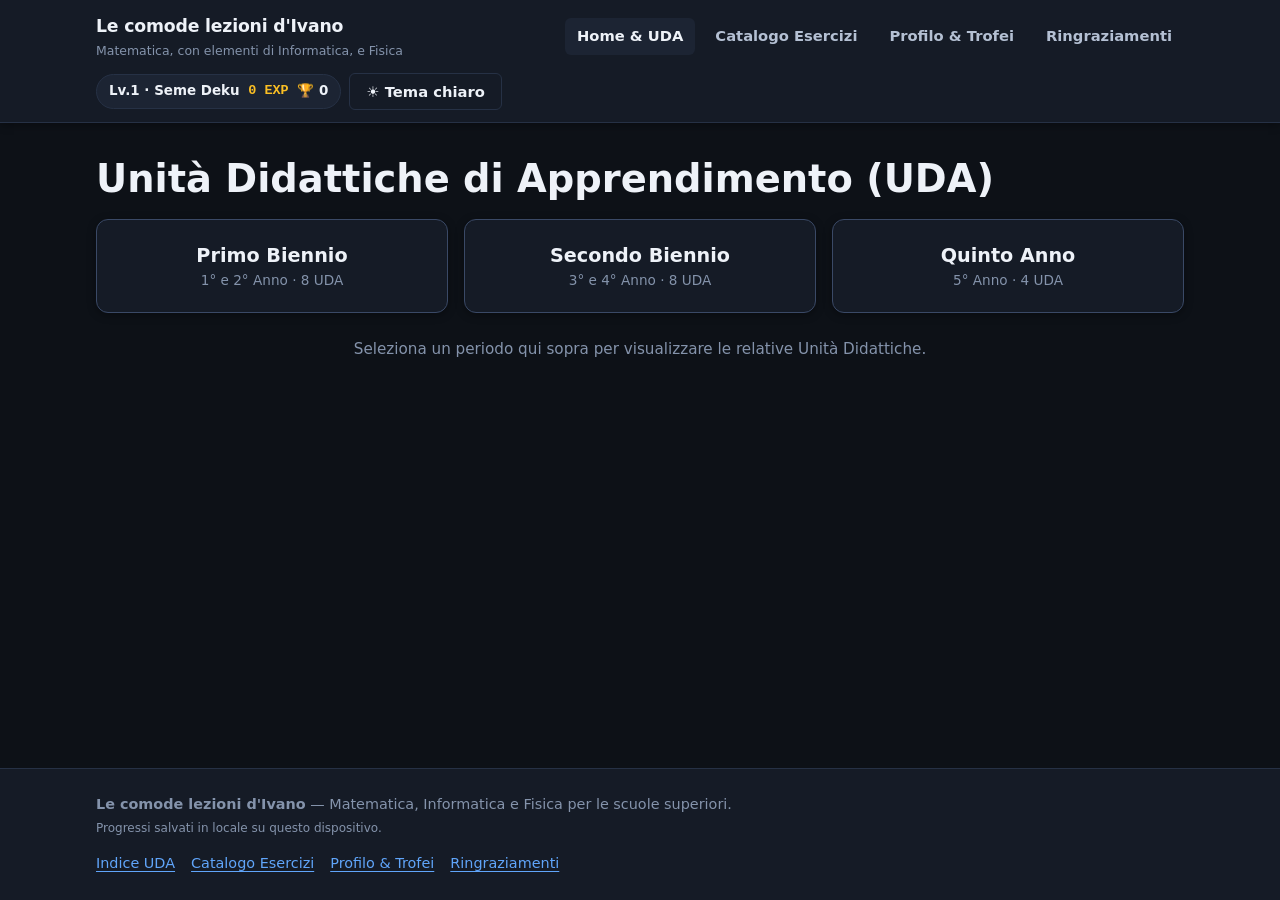
<file: index.html>
<!DOCTYPE html>
<html lang="it" data-theme="dark">
<head>
  <meta charset="UTF-8" />
  <meta name="viewport" content="width=device-width, initial-scale=1.0" />
  <title>Le comode lezioni d'Ivano — Matematica, Informatica e Fisica</title>
  <meta name="description" content="Lezioni interattive di Matematica (con elementi di Informatica) e Fisica per le scuole superiori: teoria all'osso, problemi reali, CLIL, gamification e PDF stampabili." />
  <link rel="stylesheet" href="assets/css/tokens.css" />
  <link rel="stylesheet" href="assets/css/base.css" />
  <link rel="stylesheet" href="assets/css/components.css" />
  <link rel="stylesheet" href="assets/css/print.css" media="print" />
</head>
<body data-root="." data-page="home">
  <div data-site-header></div>

  <main class="site-main container">
    <section id="catalogo-uda" aria-labelledby="catalogo-heading">
      <h1 id="catalogo-heading">Unità Didattiche di Apprendimento (UDA)</h1>
      <div data-uda-catalog>
        <p class="muted">Caricamento Unità Didattiche...</p>
      </div>
    </section>
  </main>

  <div data-site-footer></div>

  <script type="module" src="assets/js/main.js"></script>
  <script type="module" src="assets/js/pages/home-page.js"></script>
</body>
</html>
</file>
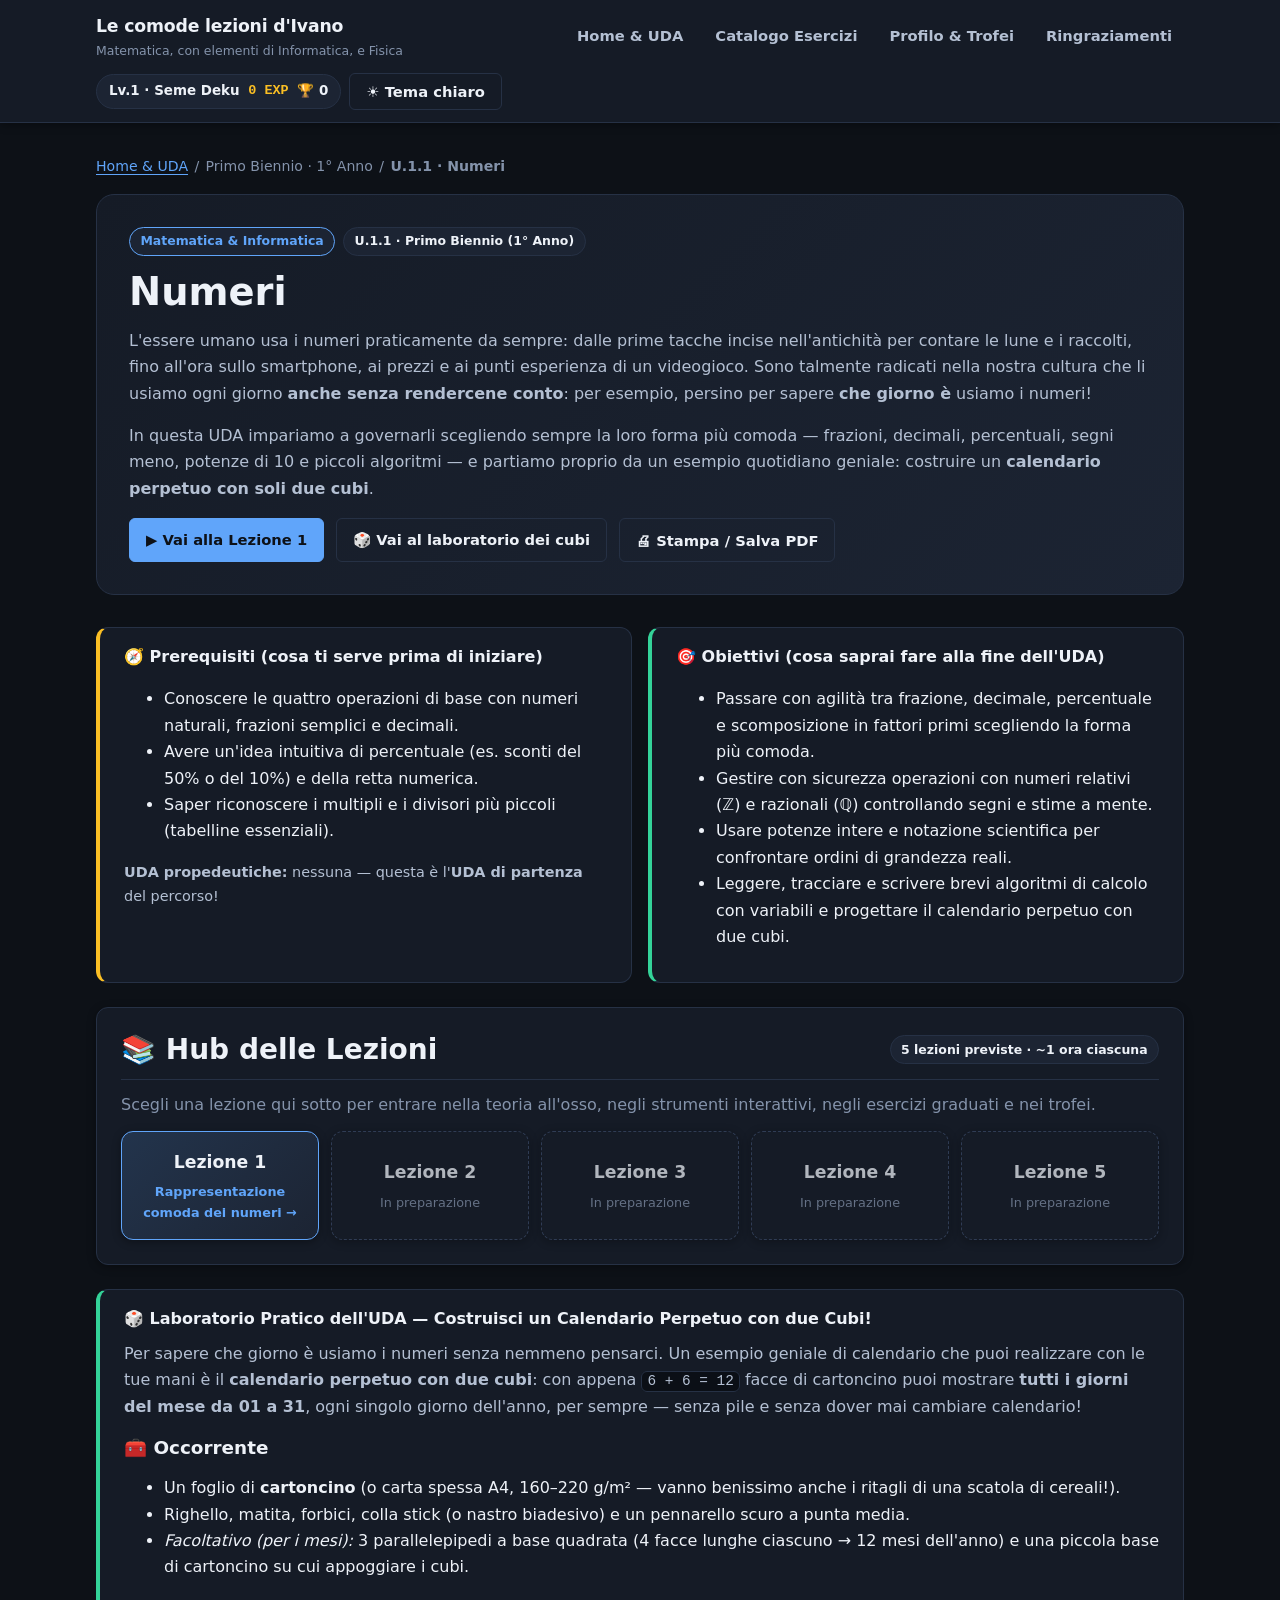
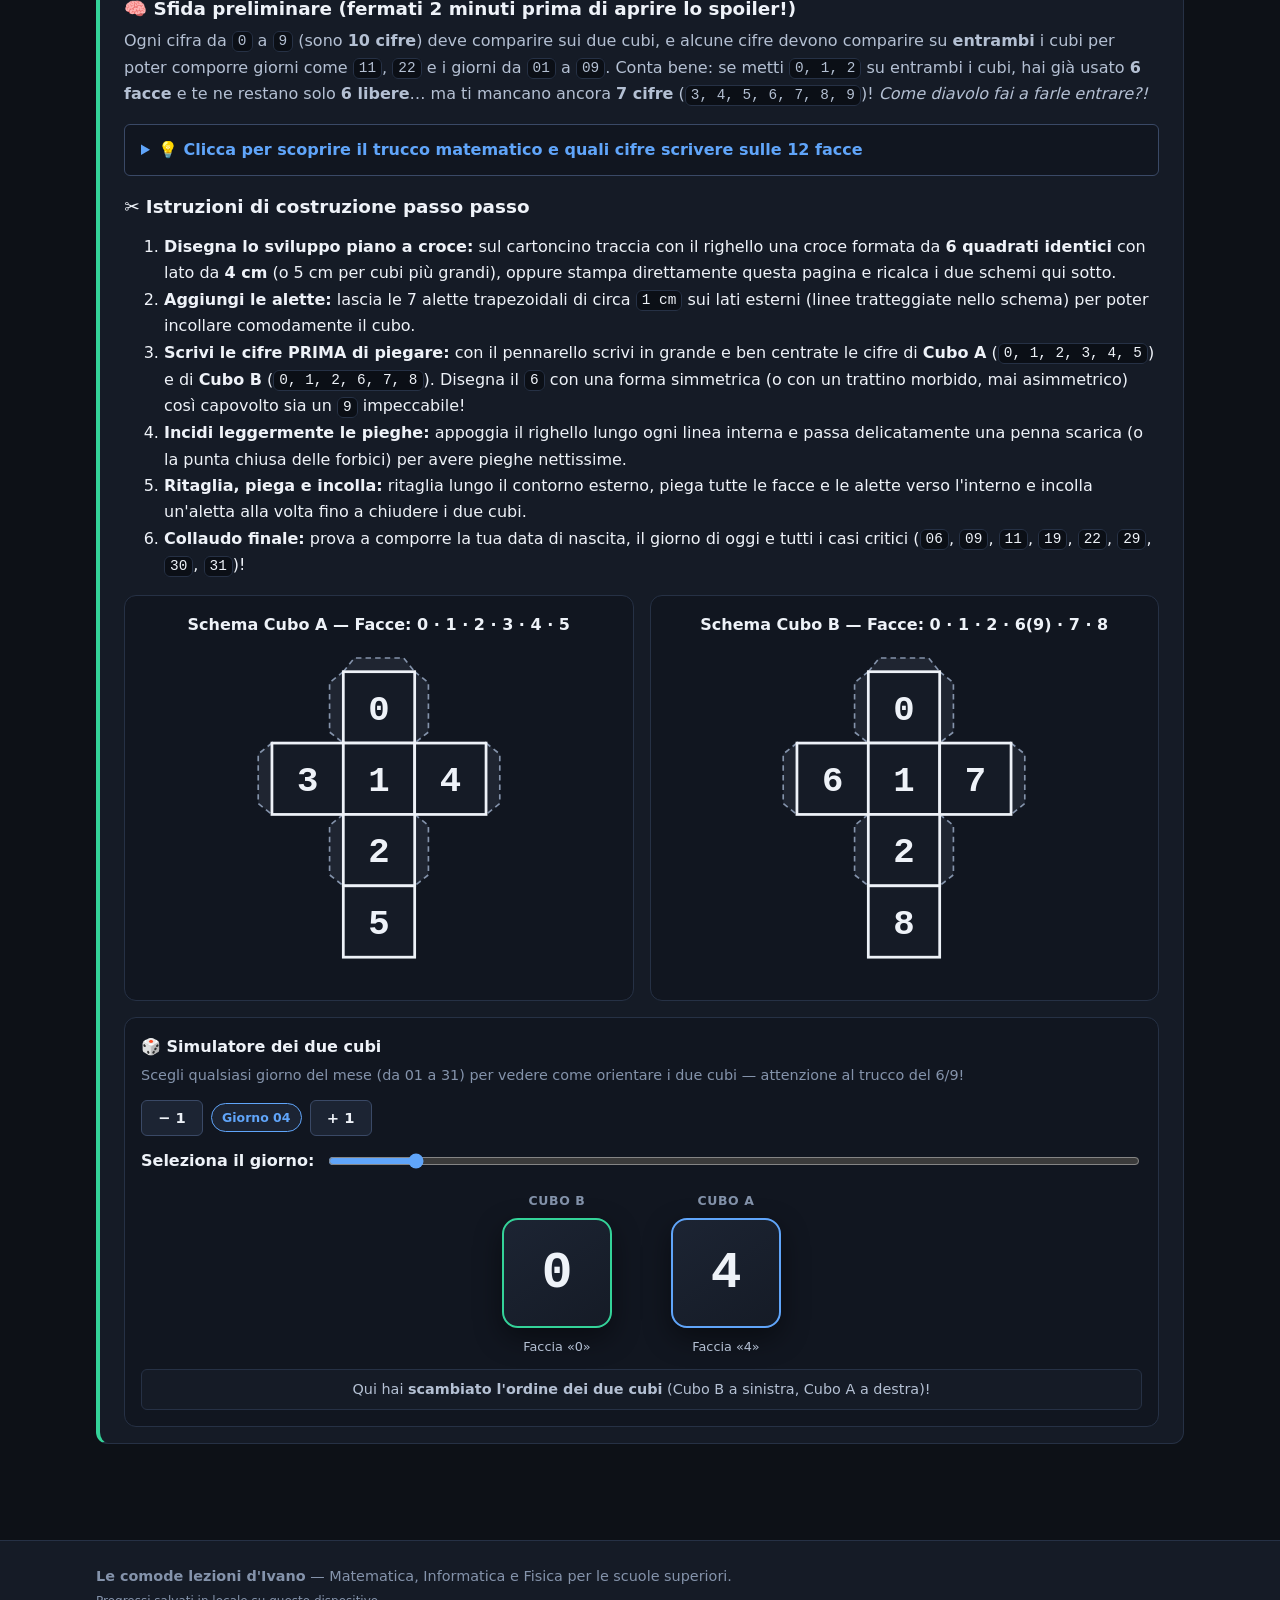
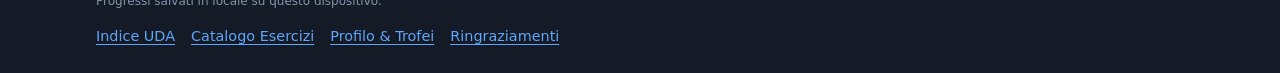
<file: uda/primo-biennio/uda-1-1-numeri/index.html>
<!DOCTYPE html>
<html lang="it" data-theme="dark">

<head>
  <meta charset="UTF-8" />
  <meta name="viewport" content="width=device-width, initial-scale=1.0" />
  <title>U.1.1 · Numeri — Le comode lezioni d'Ivano</title>
  <meta name="description"
    content="Hub dell'UDA U.1.1 Numeri (Primo Biennio, 1° Anno): prerequisiti, obiettivi, accesso alle lezioni e laboratorio pratico per costruire un calendario perpetuo con due cubi di carta." />
  <link rel="stylesheet" href="../../../assets/css/tokens.css" />
  <link rel="stylesheet" href="../../../assets/css/base.css" />
  <link rel="stylesheet" href="../../../assets/css/components.css" />
  <link rel="stylesheet" href="../../../assets/css/print.css" media="print" />
</head>

<body data-root="../../.." data-page="uda" data-uda-id="uda-1-1-numeri" data-uda-title="U.1.1 · Numeri"
  data-uda-year="1">
  <div data-site-header></div>

  <main class="site-main container">
    <!-- Intestazione compilabile visibile in stampa / PDF -->
    <section class="print-header print-only" aria-label="Intestazione studente per stampa">
      <div class="print-header-title">
        Le comode lezioni d'Ivano — UDA U.1.1: Numeri (Primo Biennio · 1° Anno)
      </div>
      <div class="print-student-grid">
        <div class="print-field"><span class="print-field-label">Nome:</span><span class="print-field-line"></span>
        </div>
        <div class="print-field"><span class="print-field-label">Cognome:</span><span class="print-field-line"></span>
        </div>
        <div class="print-field"><span class="print-field-label">Anno scolastico:</span><span
            class="print-field-line"></span></div>
        <div class="print-field"><span class="print-field-label">Classe:</span><span class="print-field-line"></span>
        </div>
      </div>
    </section>

    <nav class="breadcrumb no-print" aria-label="Percorso">
      <a href="../../../index.html">Home &amp; UDA</a>
      <span>/</span>
      <span>Primo Biennio · 1° Anno</span>
      <span>/</span>
      <strong>U.1.1 · Numeri</strong>
    </nav>

    <header class="hero">
      <div style="display:flex; flex-wrap:wrap; gap:0.5rem; margin-bottom:0.75rem;">
        <span class="badge badge-subject-matematica">Matematica &amp; Informatica</span>
        <span class="badge">U.1.1 · Primo Biennio (1° Anno)</span>
      </div>
      <h1>Numeri</h1>
      <p>
        L'essere umano usa i numeri praticamente da sempre: dalle prime tacche incise nell'antichità per contare
        le lune e i raccolti, fino all'ora sullo smartphone, ai prezzi e ai punti esperienza di un videogioco.
        Sono talmente radicati nella nostra cultura che li usiamo ogni giorno <strong>anche senza rendercene
          conto</strong>:
        per esempio, persino per sapere <strong>che giorno è</strong> usiamo i numeri!
      </p>
      <p style="margin-bottom:0;">
        In questa UDA impariamo a governarli scegliendo sempre la loro forma più comoda — frazioni, decimali,
        percentuali,
        segni meno, potenze di 10 e piccoli algoritmi — e partiamo proprio da un esempio quotidiano geniale:
        costruire un <strong>calendario perpetuo con soli due cubi</strong>.
      </p>
      <div class="hero-actions no-print">
        <a class="btn btn-primary" href="lezioni/lezione-01.html">▶ Vai alla Lezione 1</a>
        <a class="btn btn-ghost" href="#calendario-cubi">🎲 Vai al laboratorio dei cubi</a>
        <button type="button" class="btn btn-ghost" data-print-page>🖨 Stampa / Salva PDF</button>
      </div>
    </header>

    <!-- 1. PREREQUISITI E OBIETTIVI DELL'UDA -->
    <section class="uda-io-grid" aria-label="Prerequisiti e obiettivi dell'UDA">
      <div class="callout callout-prereq" aria-labelledby="prerequisiti-title">
        <div class="callout-title" id="prerequisiti-title">🧭 Prerequisiti (cosa ti serve prima di iniziare)</div>
        <ul>
          <li>Conoscere le quattro operazioni di base con numeri naturali, frazioni semplici e decimali.</li>
          <li>Avere un'idea intuitiva di percentuale (es. sconti del 50% o del 10%) e della retta numerica.</li>
          <li>Saper riconoscere i multipli e i divisori più piccoli (tabelline essenziali).</li>
        </ul>
        <p style="margin-bottom:0; font-size:0.9rem;">
          <strong>UDA propedeutiche:</strong> nessuna — questa è l'<strong>UDA di partenza</strong> del percorso!
        </p>
      </div>

      <div class="callout callout-objectives" aria-labelledby="obiettivi-title">
        <div class="callout-title" id="obiettivi-title">🎯 Obiettivi (cosa saprai fare alla fine dell'UDA)</div>
        <ul>
          <li>Passare con agilità tra frazione, decimale, percentuale e scomposizione in fattori primi scegliendo la
            forma più comoda.</li>
          <li>Gestire con sicurezza operazioni con numeri relativi (ℤ) e razionali (ℚ) controllando segni e stime a
            mente.</li>
          <li>Usare potenze intere e notazione scientifica per confrontare ordini di grandezza reali.</li>
          <li>Leggere, tracciare e scrivere brevi algoritmi di calcolo con variabili e progettare il calendario perpetuo
            con due cubi.</li>
        </ul>
      </div>
    </section>

    <!-- 2. HUB DELLE LEZIONI -->
    <section class="card" aria-labelledby="hub-lezioni-title" style="margin-block: var(--space-5);">
      <div class="exercise-header">
        <h2 id="hub-lezioni-title" style="margin:0;">📚 Hub delle Lezioni</h2>
        <span class="badge">5 lezioni previste · ~1 ora ciascuna</span>
      </div>
      <p class="muted" style="margin-bottom:0.5rem;">
        Scegli una lezione qui sotto per entrare nella teoria all'osso, negli strumenti interattivi, negli esercizi
        graduati e nei trofei.
      </p>

      <div class="lesson-hub-grid">
        <a class="lesson-hub-btn is-ready" href="lezioni/lezione-01.html">
          <span class="lesson-hub-btn-title">Lezione 1</span>
          <span class="lesson-hub-btn-sub">Rappresentazione comoda dei numeri →</span>
        </a>

        <span class="lesson-hub-btn is-placeholder" aria-disabled="true" title="Lezione 2 — in preparazione">
          <span class="lesson-hub-btn-title">Lezione 2</span>
          <span class="lesson-hub-btn-sub">In preparazione</span>
        </span>

        <span class="lesson-hub-btn is-placeholder" aria-disabled="true" title="Lezione 3 — in preparazione">
          <span class="lesson-hub-btn-title">Lezione 3</span>
          <span class="lesson-hub-btn-sub">In preparazione</span>
        </span>

        <span class="lesson-hub-btn is-placeholder" aria-disabled="true" title="Lezione 4 — in preparazione">
          <span class="lesson-hub-btn-title">Lezione 4</span>
          <span class="lesson-hub-btn-sub">In preparazione</span>
        </span>

        <span class="lesson-hub-btn is-placeholder" aria-disabled="true" title="Lezione 5 — in preparazione">
          <span class="lesson-hub-btn-title">Lezione 5</span>
          <span class="lesson-hub-btn-sub">In preparazione</span>
        </span>
      </div>
    </section>

    <!-- 3. LABORATORIO PRATICO: CALENDARIO PERPETUO CON DUE CUBI -->
    <section id="calendario-cubi" class="callout callout-lab" aria-labelledby="lab-cubi-title">
      <div class="callout-title" id="lab-cubi-title">🎲 Laboratorio Pratico dell'UDA — Costruisci un Calendario Perpetuo
        con due Cubi!</div>

      <p>
        Per sapere che giorno è usiamo i numeri senza nemmeno pensarci. Un esempio geniale di calendario che puoi
        realizzare con le tue mani è il <strong>calendario perpetuo con due cubi</strong>: con appena
        <code>6 + 6 = 12</code> facce di cartoncino puoi mostrare <strong>tutti i giorni del mese da 01 a 31</strong>,
        ogni singolo giorno dell'anno, per sempre — senza pile e senza dover mai cambiare calendario!
      </p>

      <h3 style="margin-top:1rem;">🧰 Occorrente</h3>
      <ul>
        <li>Un foglio di <strong>cartoncino</strong> (o carta spessa A4, 160–220 g/m² — vanno benissimo anche i ritagli
          di una scatola di cereali!).</li>
        <li>Righello, matita, forbici, colla stick (o nastro biadesivo) e un pennarello scuro a punta media.</li>
        <li><em>Facoltativo (per i mesi):</em> 3 parallelepipedi a base quadrata (4 facce lunghe ciascuno → 12 mesi
          dell'anno) e una piccola base di cartoncino su cui appoggiare i cubi.</li>
      </ul>

      <h3 style="margin-top:1rem;">🧠 Sfida preliminare (fermati 2 minuti prima di aprire lo spoiler!)</h3>
      <p>
        Ogni cifra da <code>0</code> a <code>9</code> (sono <strong>10 cifre</strong>) deve comparire sui due cubi, e
        alcune
        cifre devono comparire su <strong>entrambi</strong> i cubi per poter comporre giorni come <code>11</code>,
        <code>22</code>
        e i giorni da <code>01</code> a <code>09</code>. Conta bene: se metti <code>0, 1, 2</code> su entrambi i cubi,
        hai già usato <strong>6 facce</strong> e te ne restano solo <strong>6 libere</strong>… ma ti mancano ancora
        <strong>7 cifre</strong> (<code>3, 4, 5, 6, 7, 8, 9</code>)! <em>Come diavolo fai a farle entrare?!</em>
      </p>

      <details class="cube-riddle-details">
        <summary>💡 Clicca per scoprire il trucco matematico e quali cifre scrivere sulle 12 facce</summary>
        <div style="margin-top:0.75rem;">
          <p>
            <strong>Il colpo di genio:</strong> il <strong>6</strong> capovolto di 180° diventa un <strong>9</strong>!
            Quindi ti bastano <strong>6 facce libere per 7 cifre</strong>:
          </p>
          <ul>
            <li><strong>Perché <code>0</code>, <code>1</code> e <code>2</code> devono stare su entrambi i cubi:</strong>
              <ul>
                <li><code>1</code> e <code>2</code> servono doppi per comporre <code>11</code> e <code>22</code>.</li>
                <li><code>0</code> serve doppio perché deve potersi accoppiare con tutte e 9 le cifre da <code>1</code>
                  a <code>9</code> (<code>01</code>…<code>09</code>), e un solo cubo non ha 9 facce!</li>
              </ul>
            </li>
            <li><strong>Distribuzione vincente delle 12 facce:</strong>
              <ul>
                <li><strong>Cubo A:</strong> <code>0, 1, 2, 3, 4, 5</code></li>
                <li><strong>Cubo B:</strong> <code>0, 1, 2, 6, 7, 8</code> <em>(dove il <code>6</code> capovolto fa da
                    <code>9</code>!)</em></li>
              </ul>
            </li>
          </ul>
          <p style="margin-bottom:0;">
            <em>Controllo rapido:</em> per fare <code>09</code> metti lo <code>0</code> del Cubo A a sinistra e il
            <code>6</code> del Cubo B capovolto a destra;
            per fare <code>31</code> metti il <code>3</code> del Cubo A a sinistra e l'<code>1</code> del Cubo B a
            destra!
          </p>
        </div>
      </details>

      <h3 style="margin-top:1.15rem;">✂️ Istruzioni di costruzione passo passo</h3>
      <ol>
        <li><strong>Disegna lo sviluppo piano a croce:</strong> sul cartoncino traccia con il righello una croce formata
          da <strong>6 quadrati identici</strong> con lato da <strong>4 cm</strong> (o 5 cm per cubi più grandi), oppure
          stampa direttamente questa pagina e ricalca i due schemi qui sotto.</li>
        <li><strong>Aggiungi le alette:</strong> lascia le 7 alette trapezoidali di circa <code>1 cm</code> sui lati
          esterni (linee tratteggiate nello schema) per poter incollare comodamente il cubo.</li>
        <li><strong>Scrivi le cifre PRIMA di piegare:</strong> con il pennarello scrivi in grande e ben centrate le
          cifre di <strong>Cubo A</strong> (<code>0, 1, 2, 3, 4, 5</code>) e di <strong>Cubo B</strong>
          (<code>0, 1, 2, 6, 7, 8</code>). Disegna il <code>6</code> con una forma simmetrica (o con un trattino
          morbido, mai asimmetrico) così capovolto sia un <code>9</code> impeccabile!</li>
        <li><strong>Incidi leggermente le pieghe:</strong> appoggia il righello lungo ogni linea interna e passa
          delicatamente una penna scarica (o la punta chiusa delle forbici) per avere pieghe nettissime.</li>
        <li><strong>Ritaglia, piega e incolla:</strong> ritaglia lungo il contorno esterno, piega tutte le facce e le
          alette verso l'interno e incolla un'aletta alla volta fino a chiudere i due cubi.</li>
        <li><strong>Collaudo finale:</strong> prova a comporre la tua data di nascita, il giorno di oggi e tutti i casi
          critici (<code>06</code>, <code>09</code>, <code>11</code>, <code>19</code>, <code>22</code>, <code>29</code>,
          <code>30</code>, <code>31</code>)!</li>
      </ol>

      <!-- Sviluppi piani SVG pronti anche per la stampa A4 in B/N -->
      <div class="cube-nets-grid">
        <div class="cube-net-card">
          <strong>Schema Cubo A — Facce: 0 · 1 · 2 · 3 · 4 · 5</strong>
          <svg viewBox="0 0 204 246" class="cube-net-svg" role="img"
            aria-label="Sviluppo piano del Cubo A con cifre 0, 1, 2, 3, 4, 5">
            <!-- Alette di incollaggio -->
            <polygon points="76,18 84,8 120,8 128,18" class="cube-net-flap" />
            <polygon points="76,18 66,26 66,62 76,70" class="cube-net-flap" />
            <polygon points="128,18 138,26 138,62 128,70" class="cube-net-flap" />
            <polygon points="24,70 14,78 14,114 24,122" class="cube-net-flap" />
            <polygon points="180,70 190,78 190,114 180,122" class="cube-net-flap" />
            <polygon points="76,122 66,130 66,166 76,174" class="cube-net-flap" />
            <polygon points="128,122 138,130 138,166 128,174" class="cube-net-flap" />
            <!-- 6 facce quadrate (52x52) -->
            <rect x="76" y="18" width="52" height="52" class="cube-net-cell" />
            <rect x="24" y="70" width="52" height="52" class="cube-net-cell" />
            <rect x="76" y="70" width="52" height="52" class="cube-net-cell" />
            <rect x="128" y="70" width="52" height="52" class="cube-net-cell" />
            <rect x="76" y="122" width="52" height="52" class="cube-net-cell" />
            <rect x="76" y="174" width="52" height="52" class="cube-net-cell" />
            <!-- Cifre -->
            <text x="102" y="53" text-anchor="middle" class="cube-net-digit">0</text>
            <text x="50" y="105" text-anchor="middle" class="cube-net-digit">3</text>
            <text x="102" y="105" text-anchor="middle" class="cube-net-digit">1</text>
            <text x="154" y="105" text-anchor="middle" class="cube-net-digit">4</text>
            <text x="102" y="157" text-anchor="middle" class="cube-net-digit">2</text>
            <text x="102" y="209" text-anchor="middle" class="cube-net-digit">5</text>
          </svg>
        </div>

        <div class="cube-net-card">
          <strong>Schema Cubo B — Facce: 0 · 1 · 2 · 6(9) · 7 · 8</strong>
          <svg viewBox="0 0 204 246" class="cube-net-svg" role="img"
            aria-label="Sviluppo piano del Cubo B con cifre 0, 1, 2, 6 o 9, 7, 8">
            <!-- Alette di incollaggio -->
            <polygon points="76,18 84,8 120,8 128,18" class="cube-net-flap" />
            <polygon points="76,18 66,26 66,62 76,70" class="cube-net-flap" />
            <polygon points="128,18 138,26 138,62 128,70" class="cube-net-flap" />
            <polygon points="24,70 14,78 14,114 24,122" class="cube-net-flap" />
            <polygon points="180,70 190,78 190,114 180,122" class="cube-net-flap" />
            <polygon points="76,122 66,130 66,166 76,174" class="cube-net-flap" />
            <polygon points="128,122 138,130 138,166 128,174" class="cube-net-flap" />
            <!-- 6 facce quadrate (52x52) -->
            <rect x="76" y="18" width="52" height="52" class="cube-net-cell" />
            <rect x="24" y="70" width="52" height="52" class="cube-net-cell" />
            <rect x="76" y="70" width="52" height="52" class="cube-net-cell" />
            <rect x="128" y="70" width="52" height="52" class="cube-net-cell" />
            <rect x="76" y="122" width="52" height="52" class="cube-net-cell" />
            <rect x="76" y="174" width="52" height="52" class="cube-net-cell" />
            <!-- Cifre -->
            <text x="102" y="53" text-anchor="middle" class="cube-net-digit">0</text>
            <text x="50" y="105" text-anchor="middle" class="cube-net-digit">6</text>
            <text x="102" y="105" text-anchor="middle" class="cube-net-digit">1</text>
            <text x="154" y="105" text-anchor="middle" class="cube-net-digit">7</text>
            <text x="102" y="157" text-anchor="middle" class="cube-net-digit">2</text>
            <text x="102" y="209" text-anchor="middle" class="cube-net-digit">8</text>
          </svg>
        </div>
      </div>

      <!-- Simulatore interattivo dei 2 cubi (montato da interactive-widgets.js) -->
      <div data-widget="cube-calendar"></div>
    </section>
  </main>

  <div data-site-footer></div>

  <script type="module" src="../../../assets/js/main.js"></script>
</body>

</html>
</file>
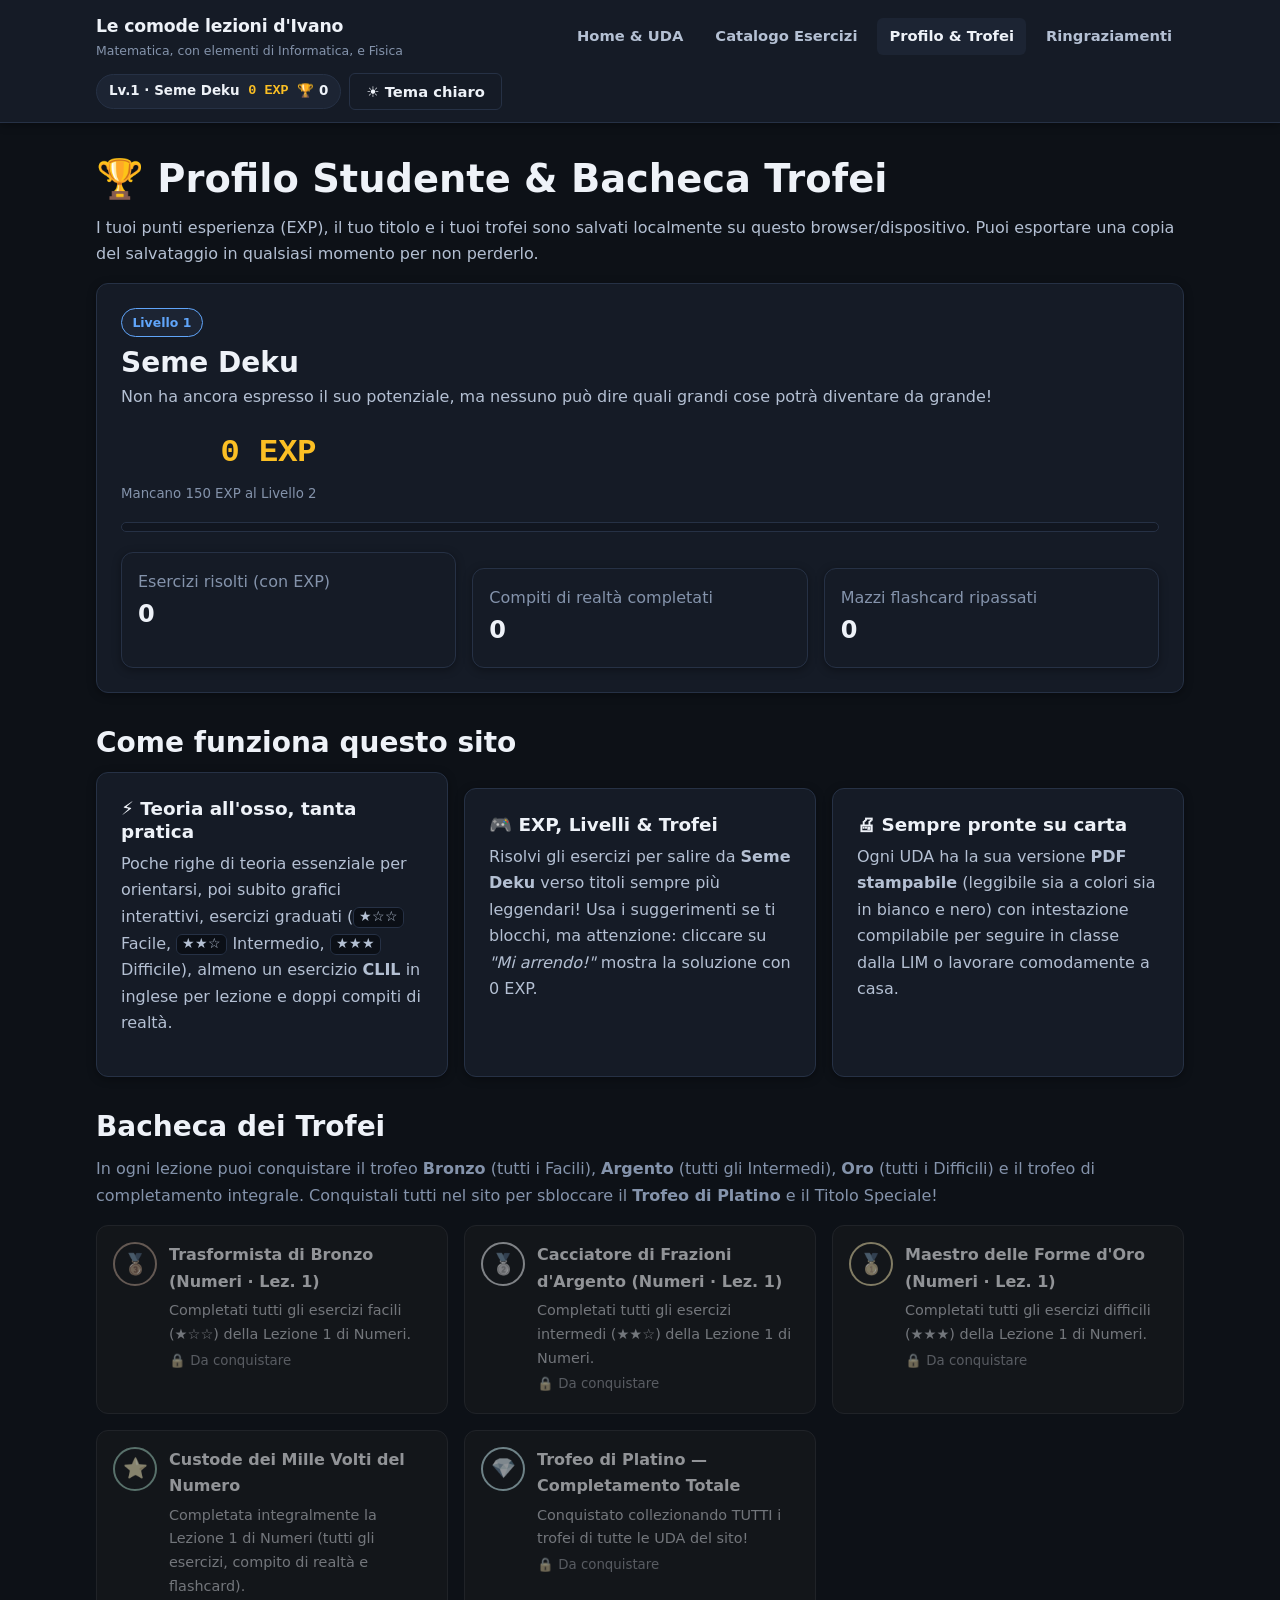
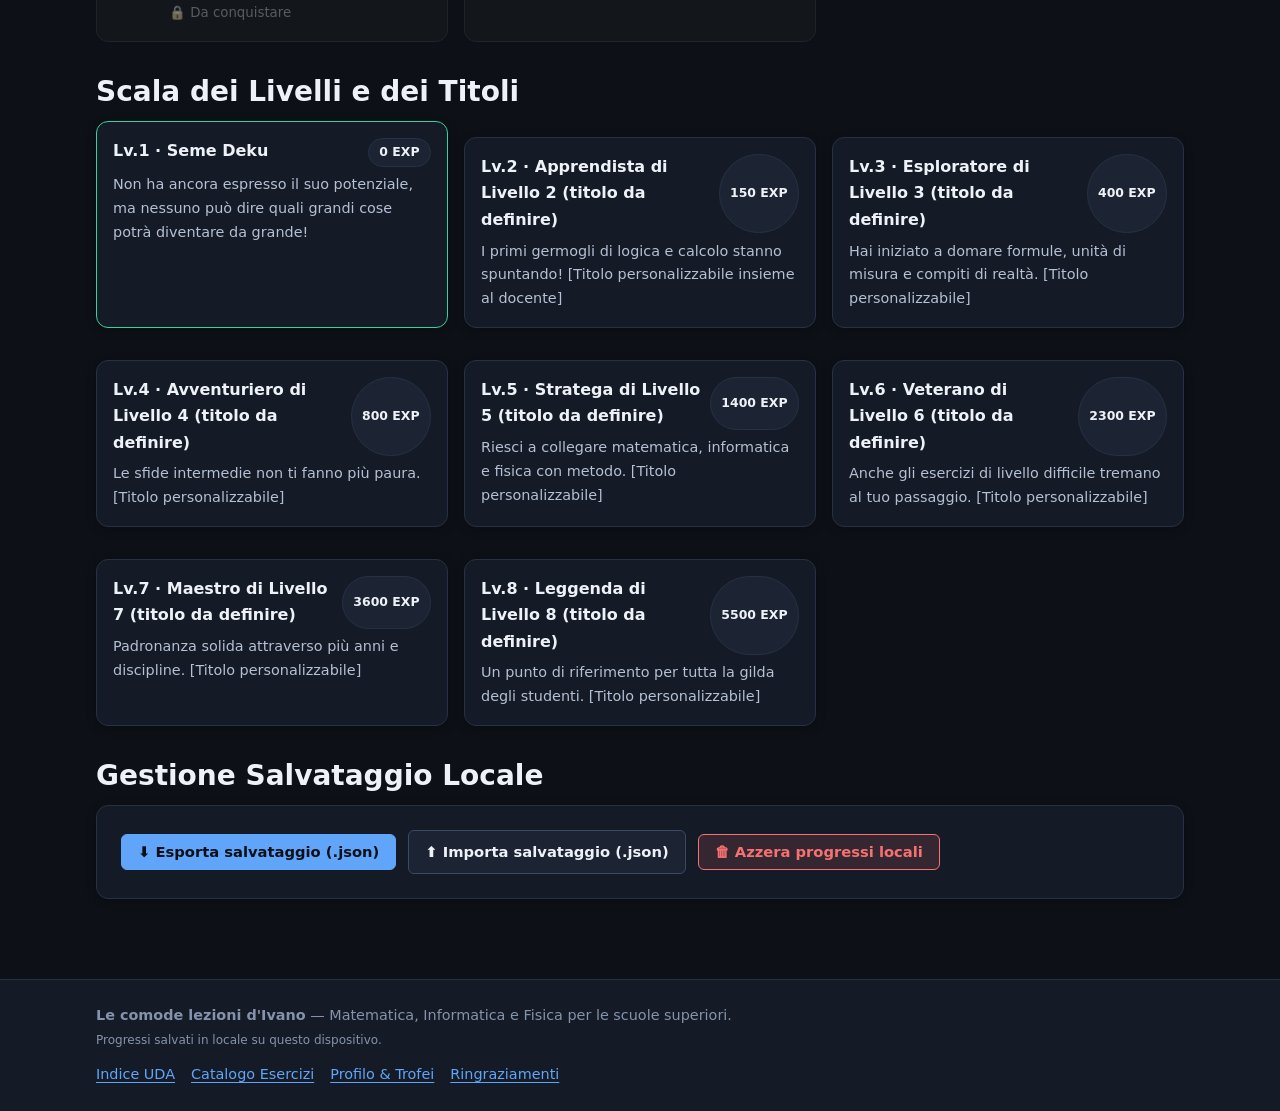
<file: profilo.html>
<!DOCTYPE html>
<html lang="it" data-theme="dark">
<head>
  <meta charset="UTF-8" />
  <meta name="viewport" content="width=device-width, initial-scale=1.0" />
  <title>Profilo &amp; Trofei — Le comode lezioni d'Ivano</title>
  <link rel="stylesheet" href="assets/css/tokens.css" />
  <link rel="stylesheet" href="assets/css/base.css" />
  <link rel="stylesheet" href="assets/css/components.css" />
  <link rel="stylesheet" href="assets/css/print.css" media="print" />
</head>
<body data-root="." data-page="profilo">
  <div data-site-header></div>

  <main class="site-main container">
    <h1>🏆 Profilo Studente &amp; Bacheca Trofei</h1>
    <p>
      I tuoi punti esperienza (EXP), il tuo titolo e i tuoi trofei sono salvati localmente su questo browser/dispositivo.
      Puoi esportare una copia del salvataggio in qualsiasi momento per non perderlo.
    </p>

    <section data-profile-summary></section>

    <section aria-labelledby="metodo-heading">
      <h2 id="metodo-heading">Come funziona questo sito</h2>
      <div class="grid-3">
        <article class="card">
          <h3>⚡ Teoria all'osso, tanta pratica</h3>
          <p>
            Poche righe di teoria essenziale per orientarsi, poi subito grafici interattivi, esercizi graduati
            (<code>★☆☆</code> Facile, <code>★★☆</code> Intermedio, <code>★★★</code> Difficile), almeno un esercizio
            <strong>CLIL</strong> in inglese per lezione e doppi compiti di realtà.
          </p>
        </article>
        <article class="card">
          <h3>🎮 EXP, Livelli &amp; Trofei</h3>
          <p>
            Risolvi gli esercizi per salire da <strong>Seme Deku</strong> verso titoli sempre più leggendari! Usa i
            suggerimenti se ti blocchi, ma attenzione: cliccare su <em>"Mi arrendo!"</em> mostra la soluzione con 0 EXP.
          </p>
        </article>
        <article class="card">
          <h3>🖨 Sempre pronte su carta</h3>
          <p>
            Ogni UDA ha la sua versione <strong>PDF stampabile</strong> (leggibile sia a colori sia in bianco e nero)
            con intestazione compilabile per seguire in classe dalla LIM o lavorare comodamente a casa.
          </p>
        </article>
      </div>
    </section>

    <section>
      <h2>Bacheca dei Trofei</h2>
      <p class="muted">
        In ogni lezione puoi conquistare il trofeo <strong>Bronzo</strong> (tutti i Facili), <strong>Argento</strong>
        (tutti gli Intermedi), <strong>Oro</strong> (tutti i Difficili) e il trofeo di completamento integrale. Conquistali
        tutti nel sito per sbloccare il <strong>Trofeo di Platino</strong> e il Titolo Speciale!
      </p>
      <div data-profile-trophies></div>
    </section>

    <section>
      <h2>Scala dei Livelli e dei Titoli</h2>
      <div data-profile-levels></div>
    </section>

    <section class="no-print">
      <h2>Gestione Salvataggio Locale</h2>
      <div class="card" style="display:flex; flex-wrap:wrap; gap:0.75rem; align-items:center;">
        <button type="button" class="btn btn-primary" data-export-save>⬇ Esporta salvataggio (.json)</button>
        <label class="btn" style="cursor:pointer;">
          ⬆ Importa salvataggio (.json)
          <input type="file" accept="application/json" data-import-save hidden />
        </label>
        <button type="button" class="btn btn-danger" data-reset-save>🗑 Azzera progressi locali</button>
      </div>
    </section>
  </main>

  <div data-site-footer></div>

  <script type="module" src="assets/js/main.js"></script>
  <script type="module" src="assets/js/pages/profile-page.js"></script>
</body>
</html>
</file>
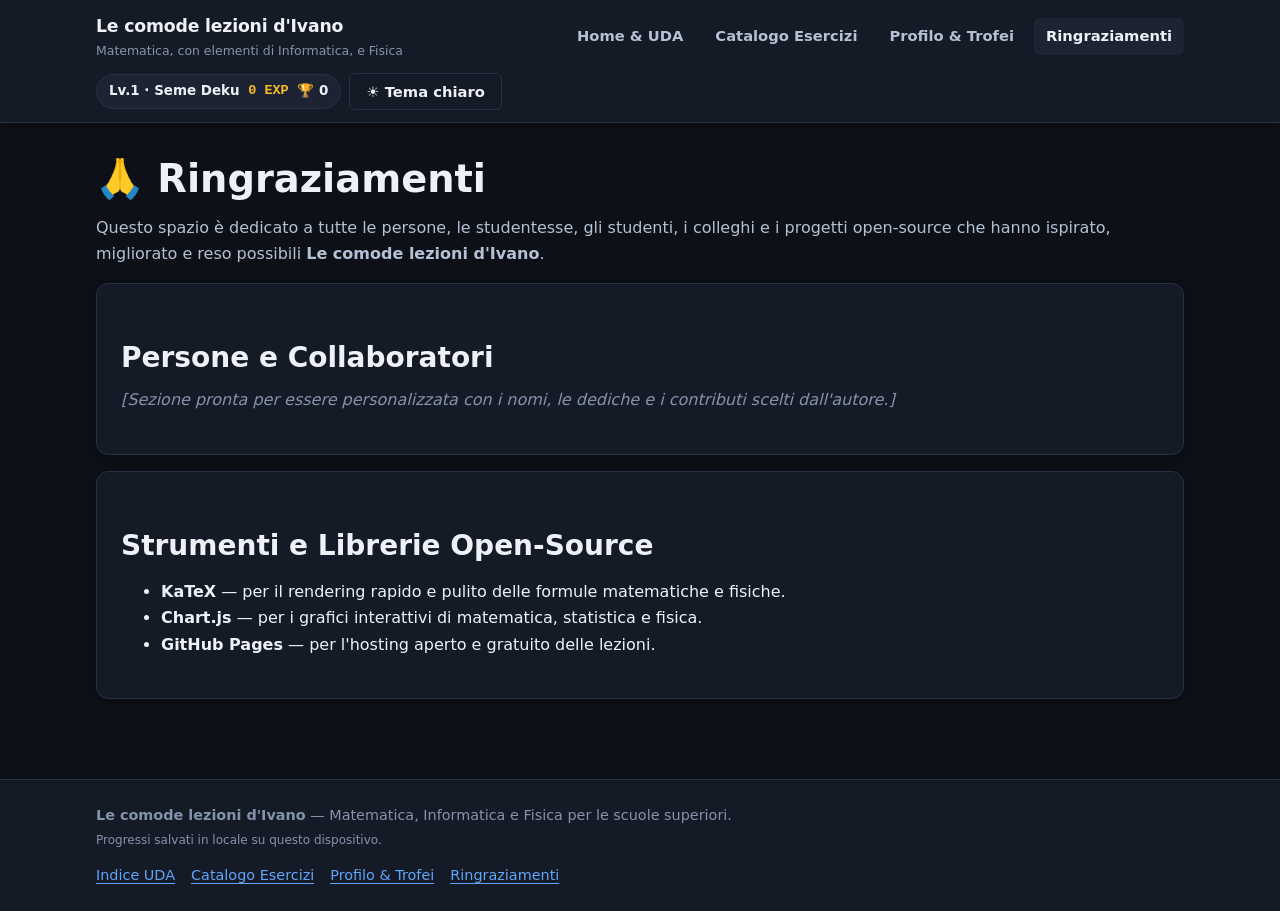
<file: ringraziamenti.html>
<!DOCTYPE html>
<html lang="it" data-theme="dark">
<head>
  <meta charset="UTF-8" />
  <meta name="viewport" content="width=device-width, initial-scale=1.0" />
  <title>Ringraziamenti — Le comode lezioni d'Ivano</title>
  <link rel="stylesheet" href="assets/css/tokens.css" />
  <link rel="stylesheet" href="assets/css/base.css" />
  <link rel="stylesheet" href="assets/css/components.css" />
  <link rel="stylesheet" href="assets/css/print.css" media="print" />
</head>
<body data-root="." data-page="ringraziamenti">
  <div data-site-header></div>

  <main class="site-main container">
    <h1>🙏 Ringraziamenti</h1>
    <p>
      Questo spazio è dedicato a tutte le persone, le studentesse, gli studenti, i colleghi e i progetti open-source
      che hanno ispirato, migliorato e reso possibili <strong>Le comode lezioni d'Ivano</strong>.
    </p>

    <section class="card">
      <h2>Persone e Collaboratori</h2>
      <p class="muted">
        <em>[Sezione pronta per essere personalizzata con i nomi, le dediche e i contributi scelti dall'autore.]</em>
      </p>
    </section>

    <section class="card">
      <h2>Strumenti e Librerie Open-Source</h2>
      <ul>
        <li><strong>KaTeX</strong> — per il rendering rapido e pulito delle formule matematiche e fisiche.</li>
        <li><strong>Chart.js</strong> — per i grafici interattivi di matematica, statistica e fisica.</li>
        <li><strong>GitHub Pages</strong> — per l'hosting aperto e gratuito delle lezioni.</li>
      </ul>
    </section>
  </main>

  <div data-site-footer></div>

  <script type="module" src="assets/js/main.js"></script>
</body>
</html>
</file>
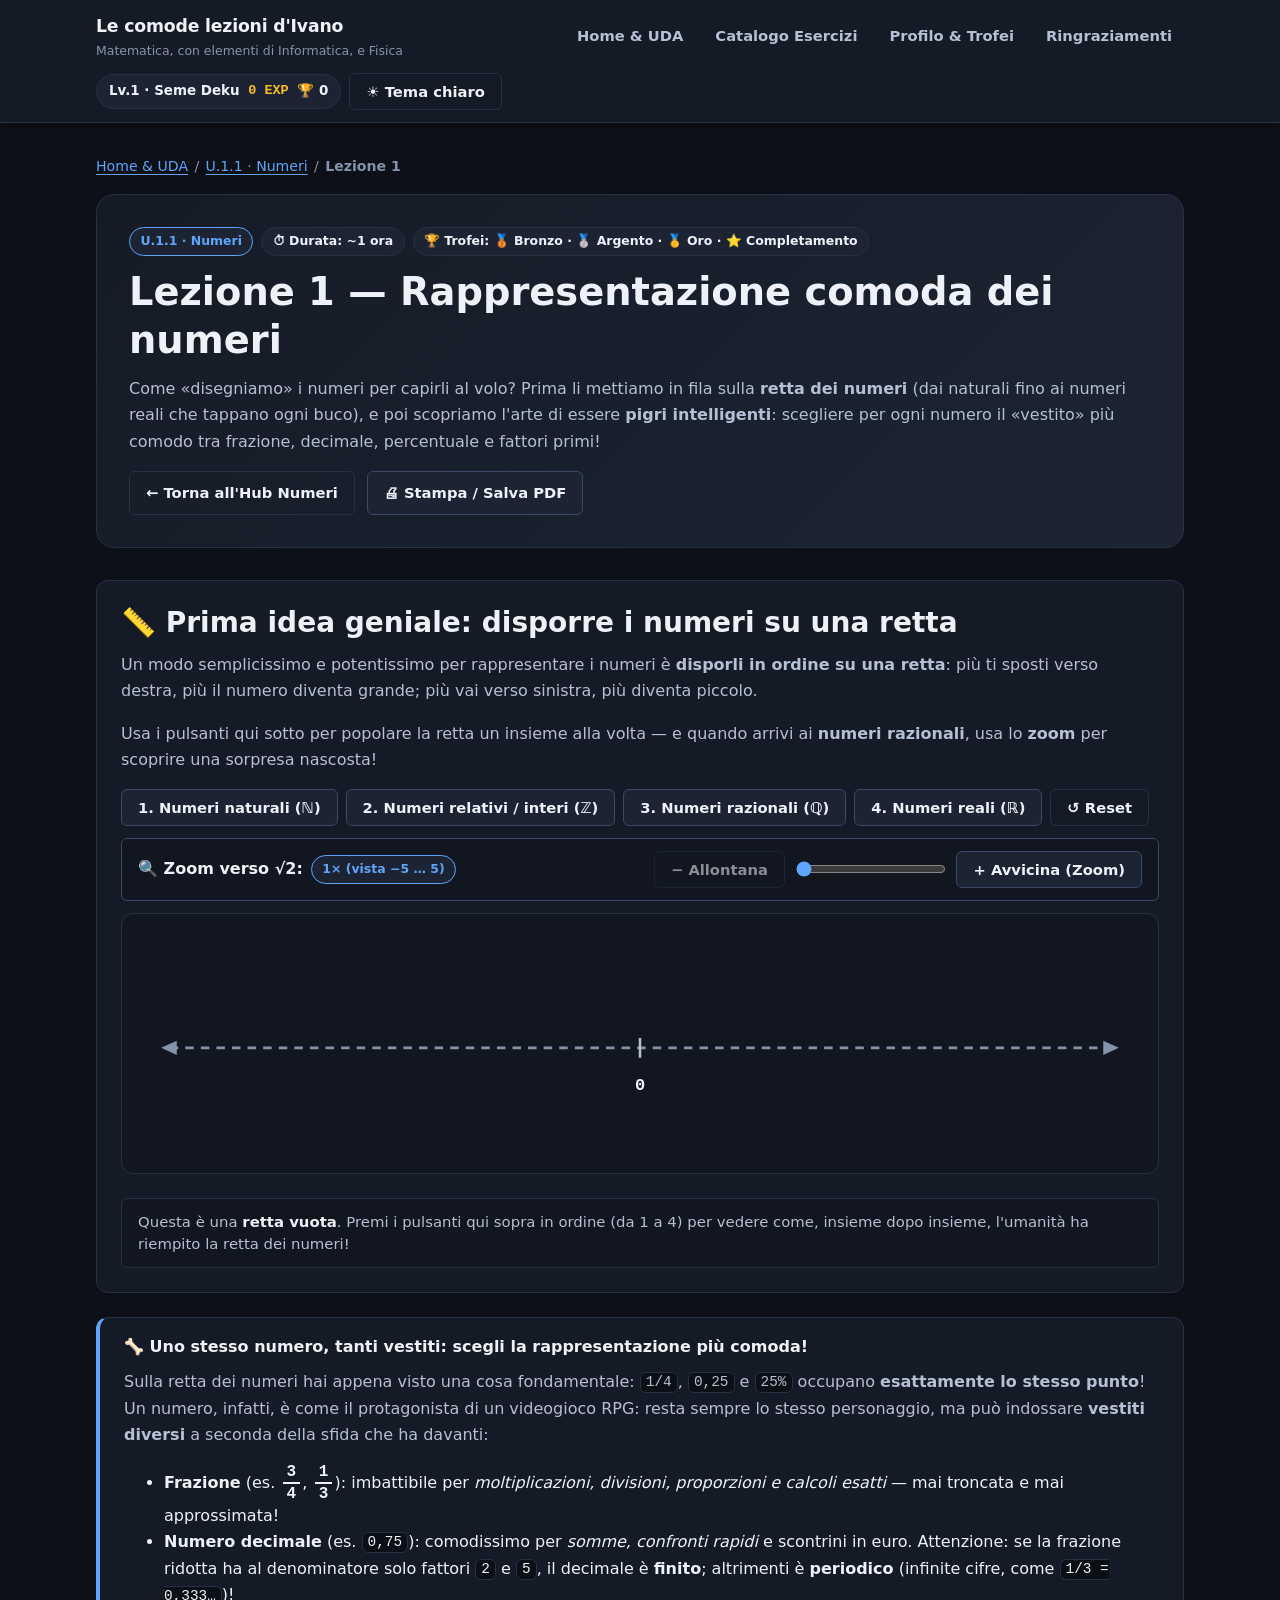
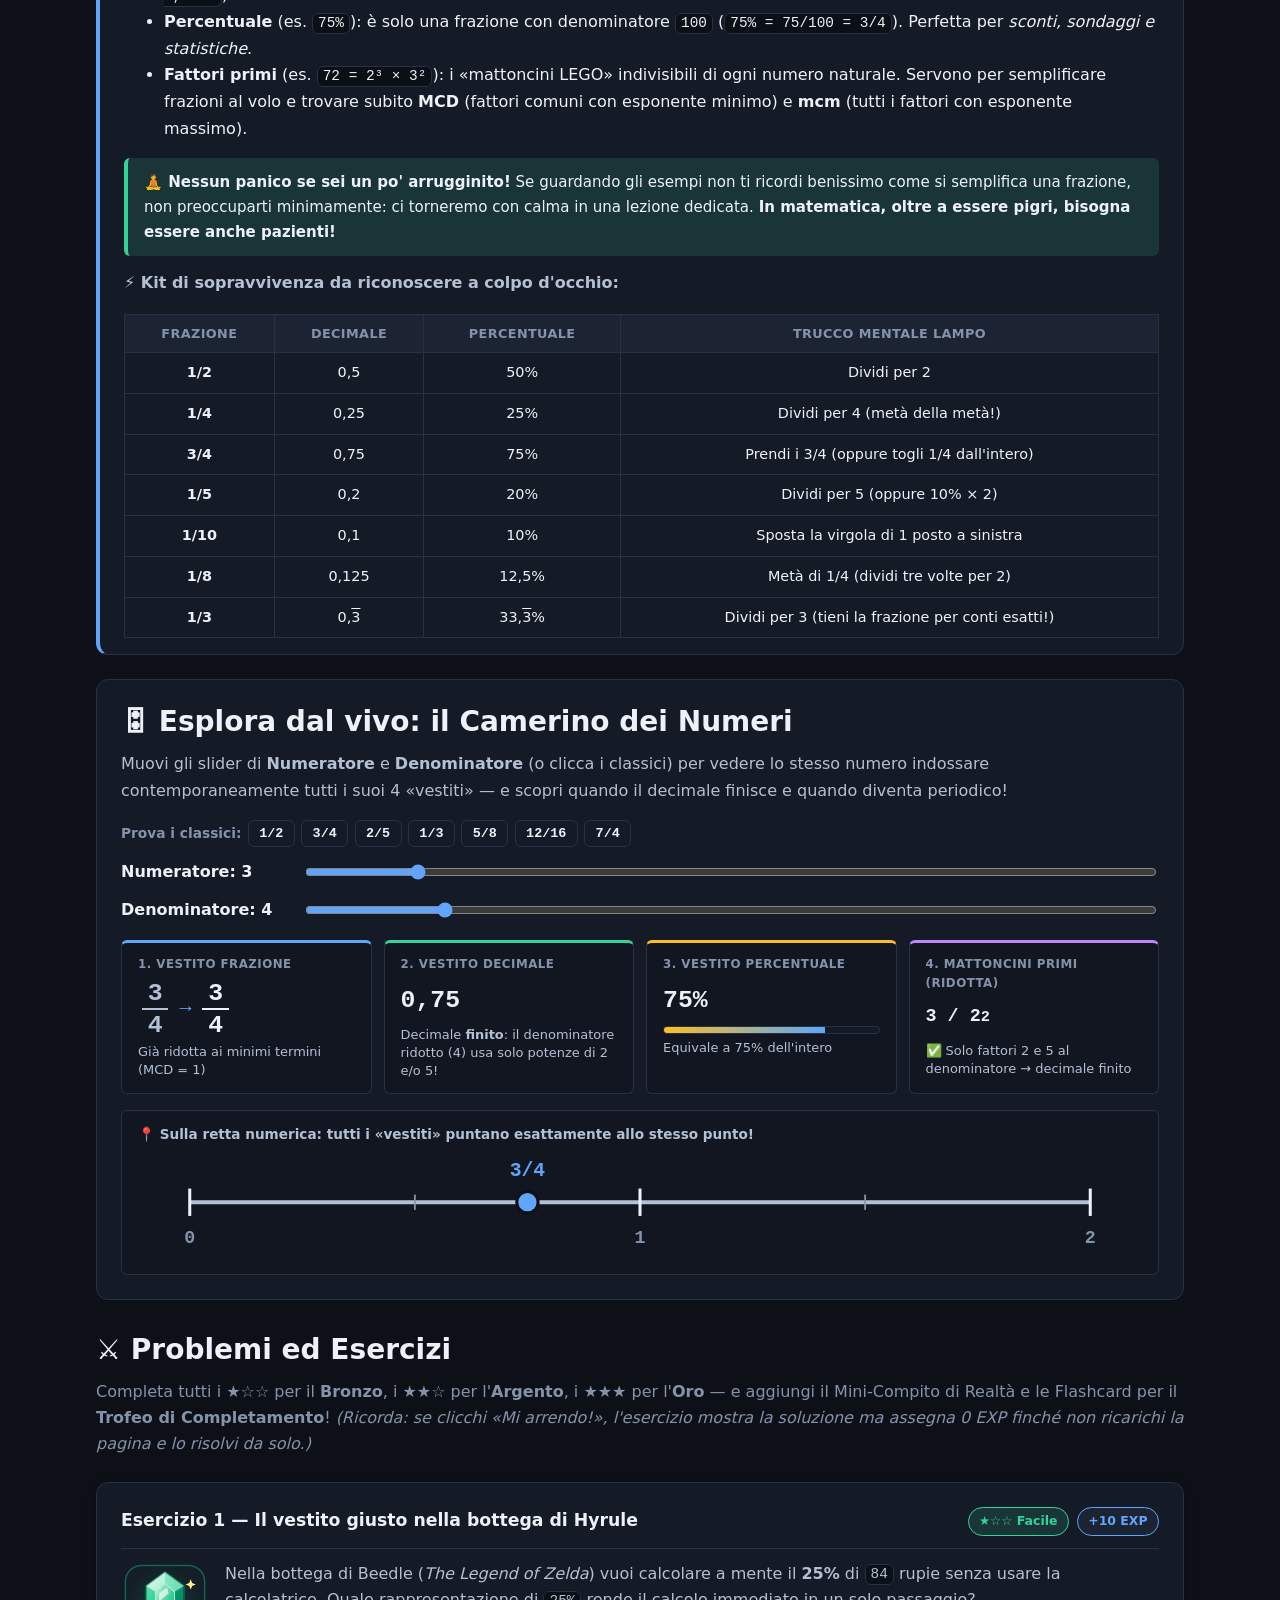
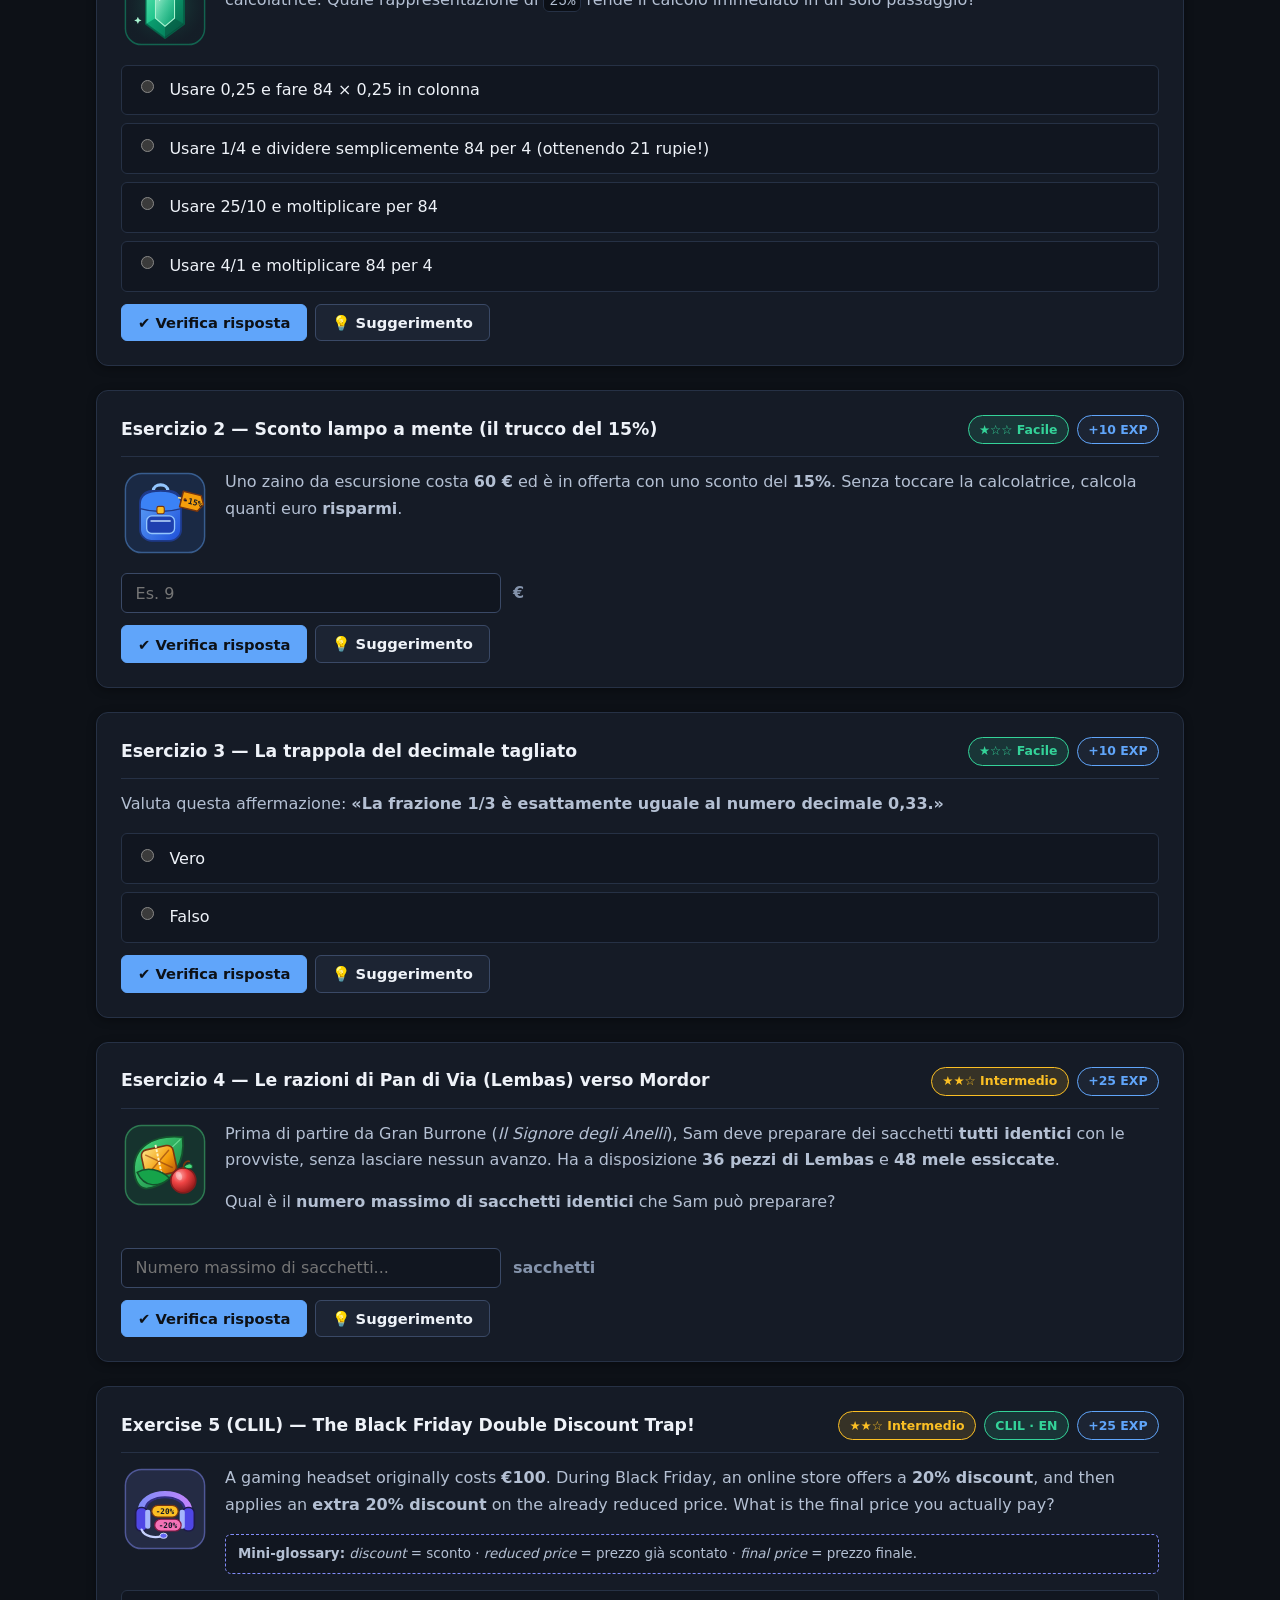
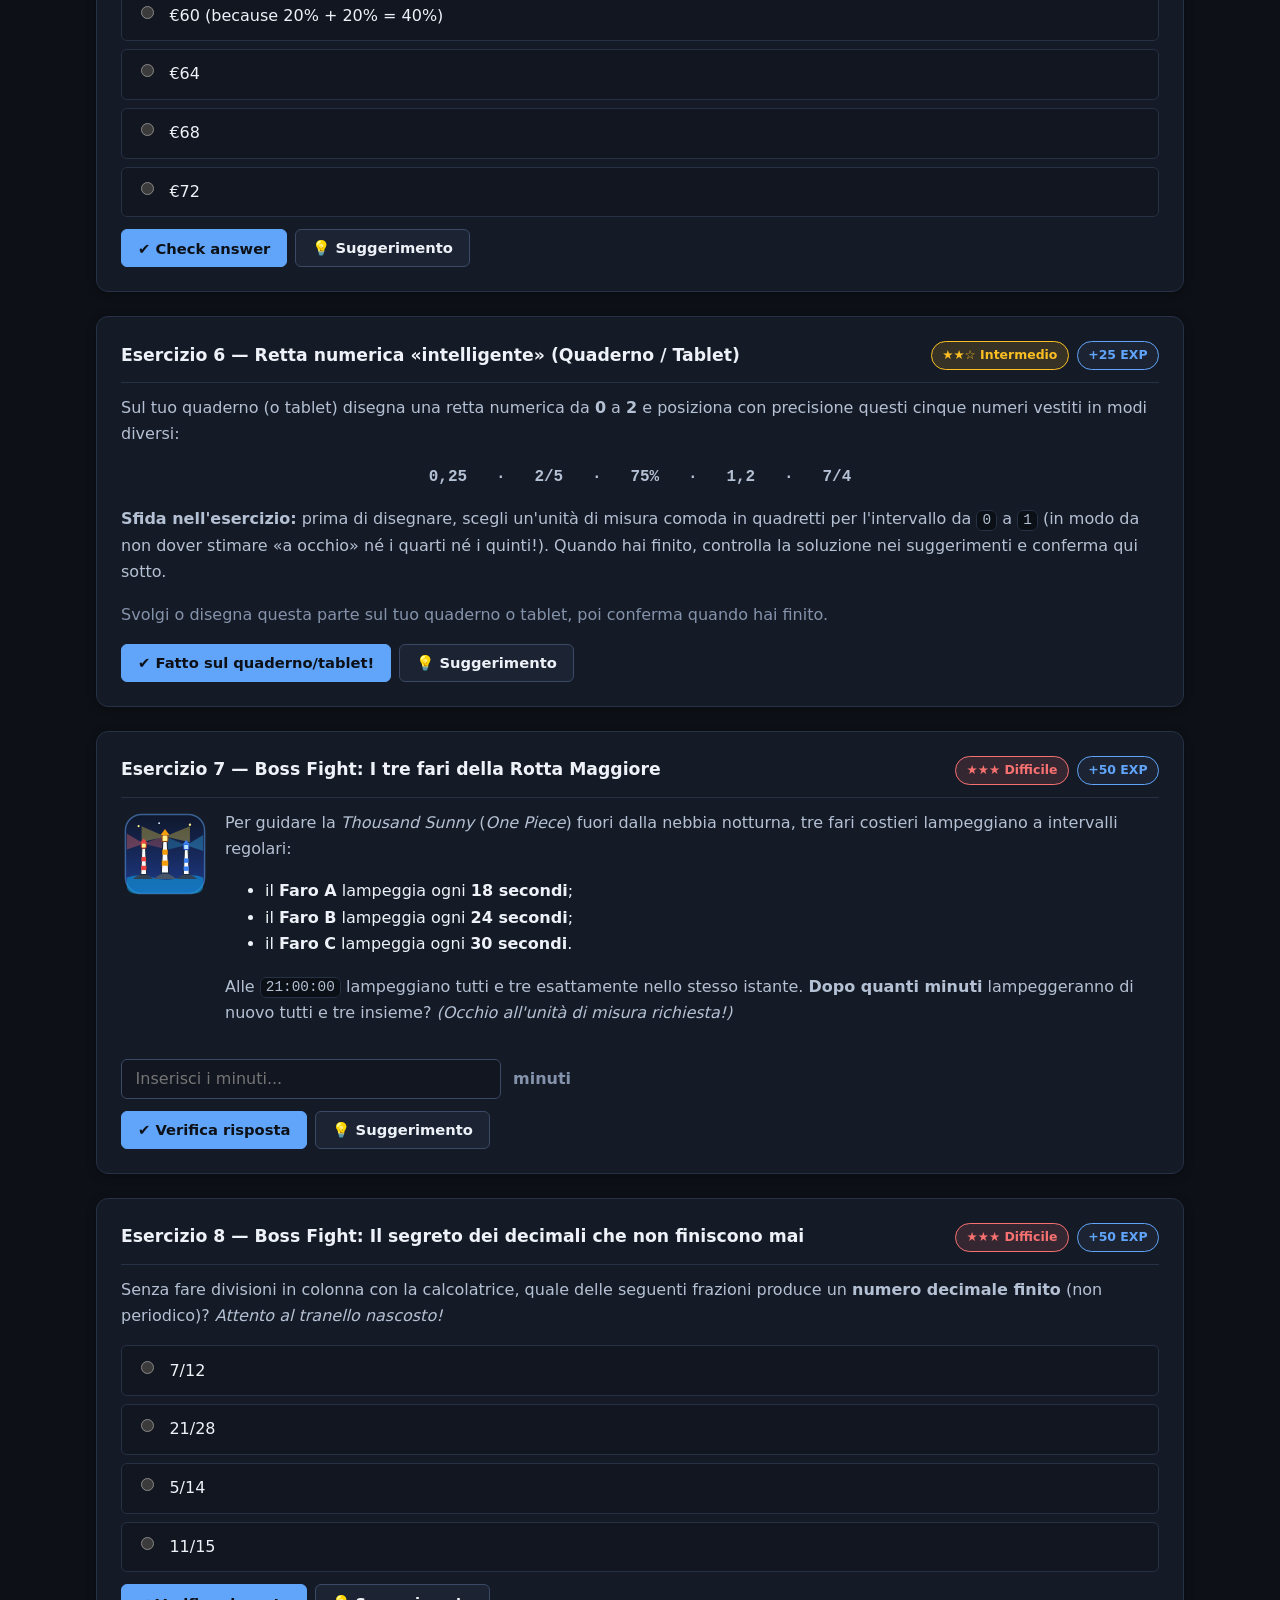
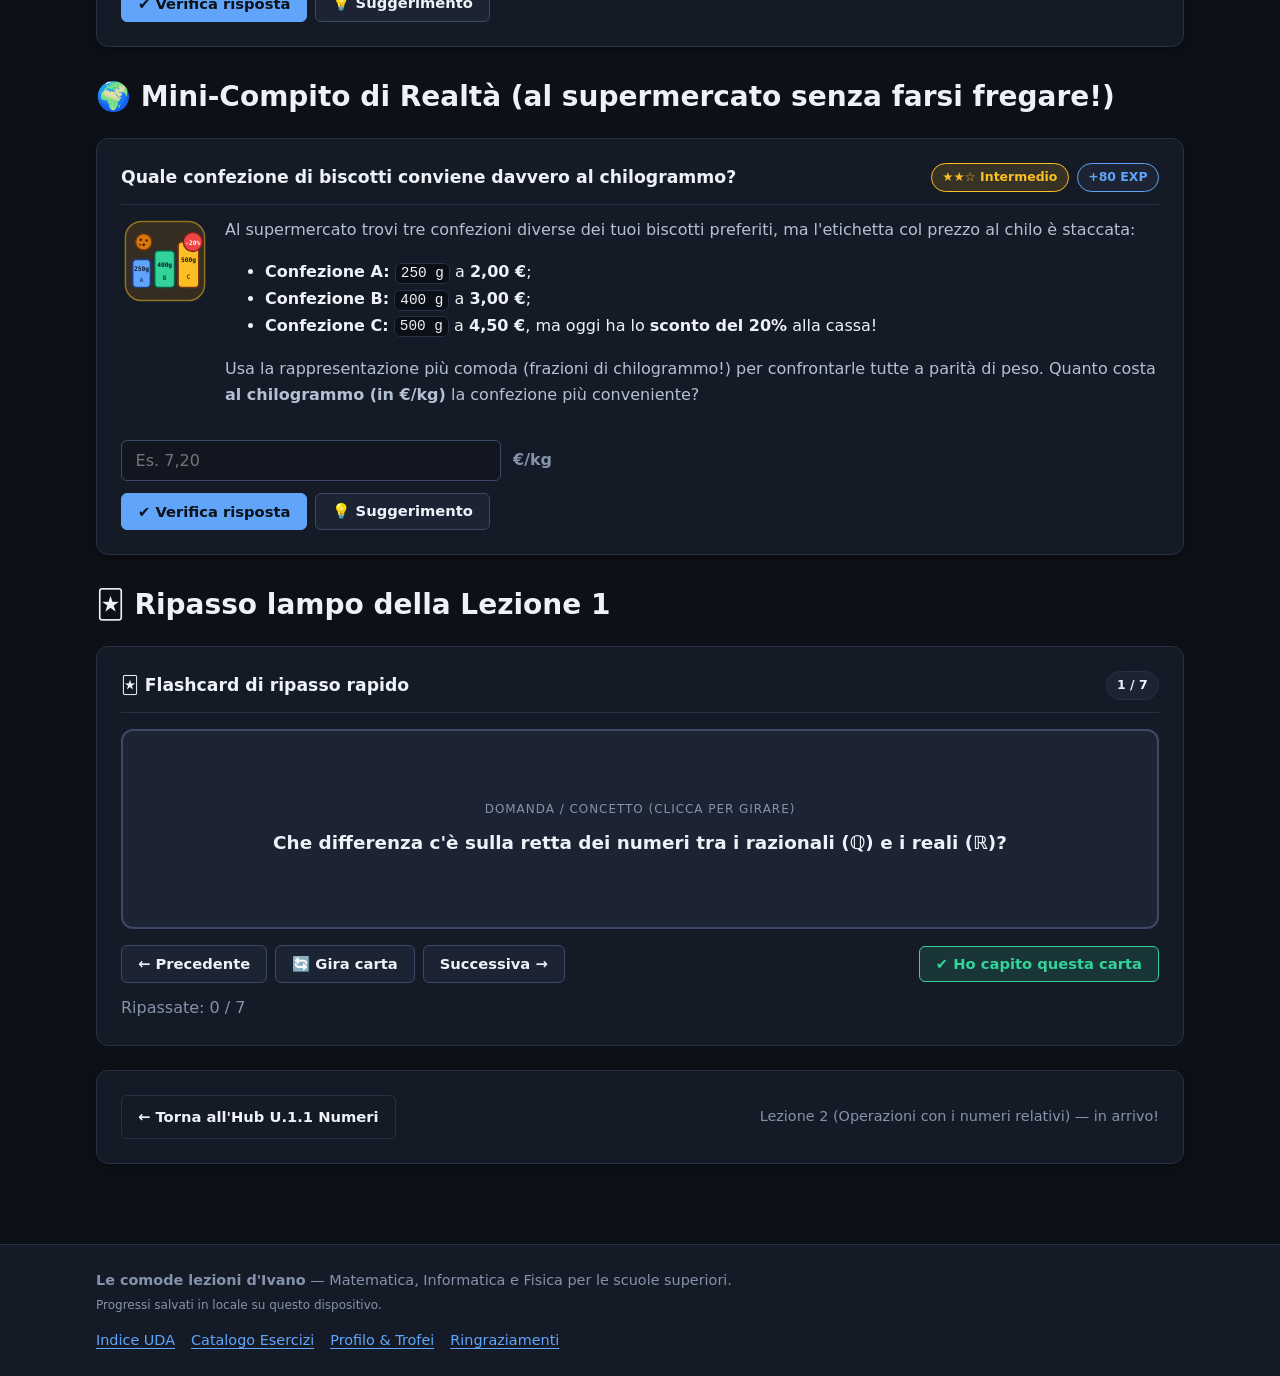
<file: uda/primo-biennio/uda-1-1-numeri/lezioni/lezione-01.html>
<!DOCTYPE html>
<html lang="it" data-theme="dark">
<head>
  <meta charset="UTF-8" />
  <meta name="viewport" content="width=device-width, initial-scale=1.0" />
  <title>Lezione 1: Rappresentazione comoda dei numeri — U.1.1 Numeri</title>
  <meta name="description" content="Lezione 1 dell'UDA Numeri: come scegliere tra frazione, decimale, percentuale e scomposizione in fattori primi per risparmiare tempo ed evitare errori." />
  <link rel="stylesheet" href="../../../../assets/css/tokens.css" />
  <link rel="stylesheet" href="../../../../assets/css/base.css" />
  <link rel="stylesheet" href="../../../../assets/css/components.css" />
  <link rel="stylesheet" href="../../../../assets/css/print.css" media="print" />
</head>
<body
  data-root="../../../.."
  data-page="lesson"
  data-uda-id="uda-1-1-numeri"
  data-uda-title="U.1.1 · Numeri"
  data-uda-year="1"
  data-lesson-id="uda-1-1-numeri-l01"
  data-lesson-title="Lezione 1 — Rappresentazione comoda dei numeri"
  data-trophy-bronzo-name="Trasformista di Bronzo (Numeri · Lez. 1)"
  data-trophy-argento-name="Cacciatore di Frazioni d'Argento (Numeri · Lez. 1)"
  data-trophy-oro-name="Maestro delle Forme d'Oro (Numeri · Lez. 1)"
  data-trophy-complete-name="Custode dei Mille Volti del Numero"
>
  <div data-site-header></div>

  <main class="site-main container">
    <!-- Intestazione compilabile per la stampa / PDF -->
    <section class="print-header print-only" aria-label="Intestazione studente per stampa">
      <div class="print-header-title">
        U.1.1 · Numeri — Lezione 1: Rappresentazione comoda dei numeri
      </div>
      <div class="print-student-grid">
        <div class="print-field"><span class="print-field-label">Nome:</span><span class="print-field-line"></span></div>
        <div class="print-field"><span class="print-field-label">Cognome:</span><span class="print-field-line"></span></div>
        <div class="print-field"><span class="print-field-label">Anno scolastico:</span><span class="print-field-line"></span></div>
        <div class="print-field"><span class="print-field-label">Classe:</span><span class="print-field-line"></span></div>
      </div>
    </section>

    <nav class="breadcrumb no-print" aria-label="Percorso">
      <a href="../../../../index.html">Home &amp; UDA</a>
      <span>/</span>
      <a href="../index.html">U.1.1 · Numeri</a>
      <span>/</span>
      <strong>Lezione 1</strong>
    </nav>

    <header class="hero">
      <div style="display:flex; flex-wrap:wrap; gap:0.5rem; margin-bottom:0.75rem;">
        <span class="badge badge-subject-matematica">U.1.1 · Numeri</span>
        <span class="badge">⏱ Durata: ~1 ora</span>
        <span class="badge">🏆 Trofei: 🥉 Bronzo · 🥈 Argento · 🥇 Oro · ⭐ Completamento</span>
      </div>
      <h1>Lezione 1 — Rappresentazione comoda dei numeri</h1>
      <p style="margin-bottom:0;">
        Come «disegniamo» i numeri per capirli al volo? Prima li mettiamo in fila sulla <strong>retta dei numeri</strong>
        (dai naturali fino ai numeri reali che tappano ogni buco), e poi scopriamo l'arte di essere <strong>pigri intelligenti</strong>:
        scegliere per ogni numero il «vestito» più comodo tra frazione, decimale, percentuale e fattori primi!
      </p>
      <div class="hero-actions no-print">
        <a class="btn btn-ghost" href="../index.html">← Torna all'Hub Numeri</a>
        <button type="button" class="btn" data-print-page>🖨 Stampa / Salva PDF</button>
      </div>
    </header>

    <!-- 1. LA RETTA DEI NUMERI (ℕ → ℤ → ℚ con Zoom → ℝ) -->
    <section class="interactive-widget" aria-labelledby="retta-numeri-title">
      <h2 id="retta-numeri-title" style="margin-top:0;">📏 Prima idea geniale: disporre i numeri su una retta</h2>
      <p>
        Un modo semplicissimo e potentissimo per rappresentare i numeri è <strong>disporli in ordine su una retta</strong>:
        più ti sposti verso destra, più il numero diventa grande; più vai verso sinistra, più diventa piccolo.
      </p>
      <p>
        Usa i pulsanti qui sotto per popolare la retta un insieme alla volta — e quando arrivi ai
        <strong>numeri razionali</strong>, usa lo <strong>zoom</strong> per scoprire una sorpresa nascosta!
      </p>

      <div data-widget="number-line-sets"></div>

      <div class="print-only">
        <table class="compact-table">
          <thead>
            <tr>
              <th>Insieme</th>
              <th>Esempi</th>
              <th>Che cosa succede sulla retta dei numeri?</th>
            </tr>
          </thead>
          <tbody>
            <tr>
              <td><strong>Naturali (ℕ)</strong></td>
              <td>0, 1, 2, 3, 4…</td>
              <td>Punti separati da 0 verso destra.</td>
            </tr>
            <tr>
              <td><strong>Interi relativi (ℤ)</strong></td>
              <td>… −3, −2, −1, 0, +1, +2…</td>
              <td>Aggiungono i numeri negativi a sinistra dello zero; restano spazi vuoti tra un intero e l'altro.</td>
            </tr>
            <tr>
              <td><strong>Razionali (ℚ)</strong></td>
              <td>1/2, −3/4, 1,414…</td>
              <td>Sono fittissimi (tra due frazioni ce n'è sempre un'altra!), ma restano comunque dei «buchi» (es. √2 e π).</td>
            </tr>
            <tr>
              <td><strong>Reali (ℝ)</strong></td>
              <td>Tutti i razionali + √2, π…</td>
              <td>Tappano ogni buco: la retta diventa una linea continua completa!</td>
            </tr>
          </tbody>
        </table>
      </div>
    </section>

    <!-- 2. TEORIA ALL'OSSO: UNO STESSO NUMERO, PIÙ VESTITI -->
    <section class="callout callout-theory" aria-labelledby="teoria-title">
      <div class="callout-title" id="teoria-title">🦴 Uno stesso numero, tanti vestiti: scegli la rappresentazione più comoda!</div>
      <p>
        Sulla retta dei numeri hai appena visto una cosa fondamentale: <code>1/4</code>, <code>0,25</code> e <code>25%</code>
        occupano <strong>esattamente lo stesso punto</strong>! Un numero, infatti, è come il protagonista di un videogioco RPG:
        resta sempre lo stesso personaggio, ma può indossare <strong>vestiti diversi</strong> a seconda della sfida che ha davanti:
      </p>
      <ul>
        <li>
          <strong>Frazione</strong> (es. <span class="math-frac"><span>3</span><span>4</span></span>, <span class="math-frac"><span>1</span><span>3</span></span>):
          imbattibile per <em>moltiplicazioni, divisioni, proporzioni e calcoli esatti</em> — mai troncata e mai approssimata!
        </li>
        <li>
          <strong>Numero decimale</strong> (es. <code>0,75</code>): comodissimo per <em>somme, confronti rapidi</em> e scontrini in euro.
          Attenzione: se la frazione ridotta ha al denominatore solo fattori <code>2</code> e <code>5</code>, il decimale è <strong>finito</strong>;
          altrimenti è <strong>periodico</strong> (infinite cifre, come <code>1/3 = 0,333…</code>)!
        </li>
        <li>
          <strong>Percentuale</strong> (es. <code>75%</code>): è solo una frazione con denominatore <code>100</code>
          (<code>75% = 75/100 = 3/4</code>). Perfetta per <em>sconti, sondaggi e statistiche</em>.
        </li>
        <li>
          <strong>Fattori primi</strong> (es. <code>72 = 2³ × 3²</code>): i «mattoncini LEGO» indivisibili di ogni numero naturale.
          Servono per semplificare frazioni al volo e trovare subito <strong>MCD</strong> (fattori comuni con esponente minimo)
          e <strong>mcm</strong> (tutti i fattori con esponente massimo).
        </li>
      </ul>

      <div class="patience-note">
        <strong>🧘 Nessun panico se sei un po' arrugginito!</strong> Se guardando gli esempi non ti ricordi benissimo
        come si semplifica una frazione, non preoccuparti minimamente: ci torneremo con calma in una lezione dedicata.
        <strong>In matematica, oltre a essere pigri, bisogna essere anche pazienti!</strong>
      </div>

      <p style="margin-top:0.85rem; margin-bottom:0.35rem;"><strong>⚡ Kit di sopravvivenza da riconoscere a colpo d'occhio:</strong></p>
      <div style="overflow-x:auto;">
        <table class="compact-table">
          <thead>
            <tr>
              <th>Frazione</th>
              <th>Decimale</th>
              <th>Percentuale</th>
              <th>Trucco mentale lampo</th>
            </tr>
          </thead>
          <tbody>
            <tr>
              <td><strong>1/2</strong></td>
              <td>0,5</td>
              <td>50%</td>
              <td>Dividi per 2</td>
            </tr>
            <tr>
              <td><strong>1/4</strong></td>
              <td>0,25</td>
              <td>25%</td>
              <td>Dividi per 4 (metà della metà!)</td>
            </tr>
            <tr>
              <td><strong>3/4</strong></td>
              <td>0,75</td>
              <td>75%</td>
              <td>Prendi i 3/4 (oppure togli 1/4 dall'intero)</td>
            </tr>
            <tr>
              <td><strong>1/5</strong></td>
              <td>0,2</td>
              <td>20%</td>
              <td>Dividi per 5 (oppure 10% × 2)</td>
            </tr>
            <tr>
              <td><strong>1/10</strong></td>
              <td>0,1</td>
              <td>10%</td>
              <td>Sposta la virgola di 1 posto a sinistra</td>
            </tr>
            <tr>
              <td><strong>1/8</strong></td>
              <td>0,125</td>
              <td>12,5%</td>
              <td>Metà di 1/4 (dividi tre volte per 2)</td>
            </tr>
            <tr>
              <td><strong>1/3</strong></td>
              <td>0,<span class="math-overline">3</span></td>
              <td>33,<span class="math-overline">3</span>%</td>
              <td>Dividi per 3 (tieni la frazione per conti esatti!)</td>
            </tr>
          </tbody>
        </table>
      </div>
    </section>

    <!-- 2. ATTIVITÀ INTERATTIVA -->
    <section class="interactive-widget" aria-labelledby="lab-interattivo-title">
      <h2 id="lab-interattivo-title" style="margin-top:0;">🎛 Esplora dal vivo: il Camerino dei Numeri</h2>
      <p>
        Muovi gli slider di <strong>Numeratore</strong> e <strong>Denominatore</strong> (o clicca i classici) per vedere lo stesso
        numero indossare contemporaneamente tutti i suoi 4 «vestiti» — e scopri quando il decimale finisce e quando diventa periodico!
      </p>
      <div data-widget="number-forms"></div>
      <div class="print-only">
        <p><em>Versione cartacea: usa la tabella «Kit di sopravvivenza» qui sopra per confrontare frazione, decimale e percentuale. Ricorda la regola d'oro: dopo aver ridotto la frazione ai minimi termini, il decimale è finito se e solo se il denominatore ha come fattori primi soltanto 2 e/o 5.</em></p>
      </div>
    </section>

    <!-- 3. BATTERIA DI ESERCIZI GRADUATI -->
    <section aria-labelledby="esercizi-title">
      <h2 id="esercizi-title">⚔ Problemi ed Esercizi</h2>
      <p class="muted">
        Completa tutti i <strong>★☆☆</strong> per il <strong>Bronzo</strong>, i <strong>★★☆</strong> per l'<strong>Argento</strong>,
        i <strong>★★★</strong> per l'<strong>Oro</strong> — e aggiungi il Mini-Compito di Realtà e le Flashcard per il
        <strong>Trofeo di Completamento</strong>! <em>(Ricorda: se clicchi «Mi arrendo!», l'esercizio mostra la soluzione ma assegna 0 EXP finché non ricarichi la pagina e lo risolvi da solo.)</em>
      </p>

      <!-- ESERCIZIO 1 — Livello 1 (Scelta multipla) -->
      <article
        class="exercise-card"
        data-exercise
        data-exercise-id="uda-1-1-numeri-l01-ex01"
        data-type="multiple-choice"
        data-difficulty="1"
      >
        <div class="exercise-header">
          <h3 class="exercise-title">Esercizio 1 — Il vestito giusto nella bottega di Hyrule</h3>
          <div class="exercise-badges" data-exercise-badges></div>
        </div>
        <div class="exercise-body exercise-body-illustrated">
          <img
            class="exercise-thumb"
            src="../../../../assets/img/esercizi/gemma-rupia.svg"
            alt="Illustrazione di una gemma verde sfaccettata"
            loading="lazy"
          />
          <div class="exercise-body-content">
            <p style="margin-bottom:0;">
              Nella bottega di Beedle (<em>The Legend of Zelda</em>) vuoi calcolare a mente il <strong>25%</strong> di
              <code>84</code> rupie senza usare la calcolatrice. Quale rappresentazione di <code>25%</code> rende il calcolo
              immediato in un solo passaggio?
            </p>
          </div>
        </div>
        <div data-exercise-controls></div>
        <script type="application/json" data-exercise-config>
          {
            "options": [
              { "value": "a", "label": "Usare 0,25 e fare 84 × 0,25 in colonna" },
              { "value": "b", "label": "Usare 1/4 e dividere semplicemente 84 per 4 (ottenendo 21 rupie!)" },
              { "value": "c", "label": "Usare 25/10 e moltiplicare per 84" },
              { "value": "d", "label": "Usare 4/1 e moltiplicare 84 per 4" }
            ],
            "answer": "b",
            "hints": [
              "Quante volte sta il 25 dentro il 100?",
              "25% = 25/100: semplifica dividendo numeratore e denominatore per 25!"
            ],
            "solution": "La risposta corretta è la B: 25% = 25/100 = 1/4. Calcolare 1/4 di 84 significa fare 84 ÷ 4 = 21 rupie a mente, in due secondi netti!"
          }
        </script>
      </article>

      <!-- ESERCIZIO 2 — Livello 1 (Numerico) -->
      <article
        class="exercise-card"
        data-exercise
        data-exercise-id="uda-1-1-numeri-l01-ex02"
        data-type="number"
        data-difficulty="1"
      >
        <div class="exercise-header">
          <h3 class="exercise-title">Esercizio 2 — Sconto lampo a mente (il trucco del 15%)</h3>
          <div class="exercise-badges" data-exercise-badges></div>
        </div>
        <div class="exercise-body exercise-body-illustrated">
          <img
            class="exercise-thumb"
            src="../../../../assets/img/esercizi/zaino-sconto.svg"
            alt="Illustrazione di uno zaino da escursione con cartellino -15%"
            loading="lazy"
          />
          <div class="exercise-body-content">
            <p>
              Uno zaino da escursione costa <strong>60 €</strong> ed è in offerta con uno sconto del <strong>15%</strong>.
              Senza toccare la calcolatrice, calcola quanti euro <strong>risparmi</strong>.
            </p>
            <div class="print-only print-answer-box" aria-hidden="true"></div>
          </div>
        </div>
        <div data-exercise-controls></div>
        <script type="application/json" data-exercise-config>
          {
            "answer": "9",
            "tolerance": 0.01,
            "unit": "€",
            "placeholder": "Es. 9",
            "hints": [
              "Spezza il 15% in due percentuali facilissime: 15% = 10% + 5%.",
              "Il 10% di 60 € è 6 € (basta dividere per 10). Quanto vale il 5%, cioè la metà del 10%?"
            ],
            "solution": "15% = 10% + 5%. Il 10% di 60 € è 6 €, quindi il 5% è la sua metà, cioè 3 €. In totale risparmi 6 + 3 = 9 € (e lo zaino ti costerà 51 €)."
          }
        </script>
      </article>

      <!-- ESERCIZIO 3 — Livello 1 (Vero / Falso) -->
      <article
        class="exercise-card"
        data-exercise
        data-exercise-id="uda-1-1-numeri-l01-ex03"
        data-type="true-false"
        data-difficulty="1"
      >
        <div class="exercise-header">
          <h3 class="exercise-title">Esercizio 3 — La trappola del decimale tagliato</h3>
          <div class="exercise-badges" data-exercise-badges></div>
        </div>
        <div class="exercise-body">
          <p>
            Valuta questa affermazione: <strong>«La frazione 1/3 è esattamente uguale al numero decimale 0,33.»</strong>
          </p>
        </div>
        <div data-exercise-controls></div>
        <script type="application/json" data-exercise-config>
          {
            "answer": "false",
            "hints": [
              "Prova a moltiplicare entrambi per 3: quanto fa 1/3 × 3? E quanto fa 0,33 × 3?",
              "0,33 è solo un'approssimazione a due cifre: in frazione vale 33/100, non 1/3!"
            ],
            "solution": "FALSO! 1/3 = 0,33333… (periodico, con infiniti 3), mentre 0,33 = 33/100. Se moltiplichi 0,33 × 3 ottieni 0,99 invece di 1: ecco perché nei calcoli esatti la frazione batte il decimale!"
          }
        </script>
      </article>

      <!-- ESERCIZIO 4 — Livello 2 (Numerico — MCD e fattori primi) -->
      <article
        class="exercise-card"
        data-exercise
        data-exercise-id="uda-1-1-numeri-l01-ex04"
        data-type="number"
        data-difficulty="2"
      >
        <div class="exercise-header">
          <h3 class="exercise-title">Esercizio 4 — Le razioni di Pan di Via (Lembas) verso Mordor</h3>
          <div class="exercise-badges" data-exercise-badges></div>
        </div>
        <div class="exercise-body exercise-body-illustrated">
          <img
            class="exercise-thumb"
            src="../../../../assets/img/esercizi/lembas-mele.svg"
            alt="Illustrazione di un panetto di pan di via avvolto in foglia verde con una mela"
            loading="lazy"
          />
          <div class="exercise-body-content">
            <p>
              Prima di partire da Gran Burrone (<em>Il Signore degli Anelli</em>), Sam deve preparare dei sacchetti
              <strong>tutti identici</strong> con le provviste, senza lasciare nessun avanzo. Ha a disposizione
              <strong>36 pezzi di Lembas</strong> e <strong>48 mele essiccate</strong>.
            </p>
            <p>
              Qual è il <strong>numero massimo di sacchetti identici</strong> che Sam può preparare?
            </p>
            <div class="print-only print-answer-box" aria-hidden="true"></div>
          </div>
        </div>
        <div data-exercise-controls></div>
        <script type="application/json" data-exercise-config>
          {
            "answer": "12",
            "tolerance": 0.001,
            "unit": "sacchetti",
            "placeholder": "Numero massimo di sacchetti...",
            "hints": [
              "Il numero di sacchetti deve dividere esattamente sia 36 sia 48, e deve essere il più grande possibile: stai cercando il MCD(36, 48)!",
              "Scomponi in fattori primi: 36 = 2² × 3² e 48 = 2⁴ × 3.",
              "Per il MCD prendi solo i fattori primi comuni con l'esponente più piccolo: 2² × 3 = ?"
            ],
            "solution": "Cerchiamo MCD(36, 48). Scomponiamo in fattori primi: 36 = 2² × 3² e 48 = 2⁴ × 3. Prendendo i fattori comuni con l'esponente minimo otteniamo MCD = 2² × 3 = 4 × 3 = 12 sacchetti (ciascuno con 3 pezzi di Lembas e 4 mele!)."
          }
        </script>
      </article>

      <!-- ESERCIZIO 5 — Livello 2 (CLIL in Inglese — Scelta multipla) -->
      <article
        class="exercise-card"
        data-exercise
        data-exercise-id="uda-1-1-numeri-l01-ex05"
        data-type="multiple-choice"
        data-difficulty="2"
        data-clil="true"
      >
        <div class="exercise-header">
          <h3 class="exercise-title">Exercise 5 (CLIL) — The Black Friday Double Discount Trap!</h3>
          <div class="exercise-badges" data-exercise-badges></div>
        </div>
        <div class="exercise-body exercise-body-illustrated">
          <img
            class="exercise-thumb"
            src="../../../../assets/img/esercizi/cuffie-gaming.svg"
            alt="Illustration of gaming headphones with two 20% discount tags"
            loading="lazy"
          />
          <div class="exercise-body-content">
            <p>
              A gaming headset originally costs <strong>€100</strong>. During Black Friday, an online store offers a
              <strong>20% discount</strong>, and then applies an <strong>extra 20% discount</strong> on the already reduced price.
              What is the final price you actually pay?
            </p>
            <div class="clil-glossary">
              <strong>Mini-glossary:</strong> <em>discount</em> = sconto · <em>reduced price</em> = prezzo già scontato · <em>final price</em> = prezzo finale.
            </div>
          </div>
        </div>
        <div data-exercise-controls></div>
        <script type="application/json" data-exercise-config>
          {
            "options": [
              { "value": "a", "label": "€60 (because 20% + 20% = 40%)" },
              { "value": "b", "label": "€64" },
              { "value": "c", "label": "€68" },
              { "value": "d", "label": "€72" }
            ],
            "answer": "b",
            "hints": [
              "Be careful! The second 20% discount is NOT calculated on €100, but on the price AFTER the first discount.",
              "Step 1: after a 20% discount on €100, the price becomes €80. Step 2: now take 20% (= 1/5) off €80!"
            ],
            "solution": "The correct answer is B (€64)! First discount: €100 − 20% of €100 = €80. Second discount: 20% (= 1/5) of €80 is €16, so €80 − €16 = €64. Using decimals: 100 × 0.8 × 0.8 = 64 (a total discount of 36%, NOT 40%!)."
          }
        </script>
      </article>

      <!-- ESERCIZIO 6 — Livello 2 (Attività su Quaderno/Tablet) -->
      <article
        class="exercise-card"
        data-exercise
        data-exercise-id="uda-1-1-numeri-l01-ex06"
        data-type="notebook"
        data-difficulty="2"
      >
        <div class="exercise-header">
          <h3 class="exercise-title">Esercizio 6 — Retta numerica «intelligente» (Quaderno / Tablet)</h3>
          <div class="exercise-badges" data-exercise-badges></div>
        </div>
        <div class="exercise-body">
          <p>
            Sul tuo quaderno (o tablet) disegna una retta numerica da <strong>0</strong> a <strong>2</strong> e posiziona
            con precisione questi cinque numeri vestiti in modi diversi:
          </p>
          <p style="font-family: var(--font-mono); font-weight: 700; text-align:center;">
            0,25 &nbsp; · &nbsp; 2/5 &nbsp; · &nbsp; 75% &nbsp; · &nbsp; 1,2 &nbsp; · &nbsp; 7/4
          </p>
          <p>
            <strong>Sfida nell'esercizio:</strong> prima di disegnare, scegli un'unità di misura comoda in quadretti per
            l'intervallo da <code>0</code> a <code>1</code> (in modo da non dover stimare «a occhio» né i quarti né i quinti!).
            Quando hai finito, controlla la soluzione nei suggerimenti e conferma qui sotto.
          </p>
        </div>
        <div data-exercise-controls></div>
        <script type="application/json" data-exercise-config>
          {
            "hints": [
              "I denominatori in gioco sono 4 (da 0,25, 75%, 7/4) e 5 (da 2/5 e 1,2 = 6/5). Qual è il minimo comune multiplo di 4 e 5?",
              "Scegliendo 1 intero = 20 quadretti (oppure 10 cm = 1 intero), ogni quarto vale esattamente 5 quadretti e ogni quinto vale 4 quadretti!",
              "Posizioni esatte con 1 intero = 20 quadretti: 0,25 → 5 quadretti; 2/5 → 8 quadretti; 75% → 15 quadretti; 1,2 → 24 quadretti; 7/4 → 35 quadretti (su 40 totali per arrivare a 2)."
            ],
            "solution": "Scegliendo l'unità 1 = 20 quadretti (= mcm(4, 5)), tutti i numeri cadono esattamente sugli incroci della quadrettatura: 0,25 = 1/4 (5 quadretti), 2/5 = 0,40 (8 quadretti), 75% = 3/4 (15 quadretti), 1,2 = 6/5 (24 quadretti), 7/4 = 1,75 (35 quadretti). Ordine crescente verificato: 0,25 < 2/5 < 75% < 1,2 < 7/4."
          }
        </script>
      </article>

      <!-- ESERCIZIO 7 — Livello 3 (Boss Fight 1 — Numerico, mcm) -->
      <article
        class="exercise-card"
        data-exercise
        data-exercise-id="uda-1-1-numeri-l01-ex07"
        data-type="number"
        data-difficulty="3"
      >
        <div class="exercise-header">
          <h3 class="exercise-title">Esercizio 7 — Boss Fight: I tre fari della Rotta Maggiore</h3>
          <div class="exercise-badges" data-exercise-badges></div>
        </div>
        <div class="exercise-body exercise-body-illustrated">
          <img
            class="exercise-thumb"
            src="../../../../assets/img/esercizi/fari-notturni.svg"
            alt="Illustrazione di tre fari costieri illuminati nella notte"
            loading="lazy"
          />
          <div class="exercise-body-content">
            <p>
              Per guidare la <em>Thousand Sunny</em> (<em>One Piece</em>) fuori dalla nebbia notturna, tre fari costieri
              lampeggiano a intervalli regolari:
            </p>
            <ul>
              <li>il <strong>Faro A</strong> lampeggia ogni <strong>18 secondi</strong>;</li>
              <li>il <strong>Faro B</strong> lampeggia ogni <strong>24 secondi</strong>;</li>
              <li>il <strong>Faro C</strong> lampeggia ogni <strong>30 secondi</strong>.</li>
            </ul>
            <p>
              Alle <code>21:00:00</code> lampeggiano tutti e tre esattamente nello stesso istante.
              <strong>Dopo quanti minuti</strong> lampeggeranno di nuovo tutti e tre insieme?
              <em>(Occhio all'unità di misura richiesta!)</em>
            </p>
            <div class="print-only print-answer-box print-answer-box-tall" aria-hidden="true"></div>
          </div>
        </div>
        <div data-exercise-controls></div>
        <script type="application/json" data-exercise-config>
          {
            "answer": "6",
            "tolerance": 0.001,
            "unit": "minuti",
            "placeholder": "Inserisci i minuti...",
            "hints": [
              "Il tempo in secondi prima del prossimo lampo simultaneo deve essere un multiplo di 18, di 24 e di 30: cerca il mcm(18, 24, 30).",
              "Scomponi i tre numeri in fattori primi: 18 = 2 × 3², 24 = 2³ × 3, 30 = 2 × 3 × 5.",
              "Prendi ogni fattore primo con l'esponente MASSIMO: 2³ × 3² × 5 = 8 × 9 × 5 = 360 secondi. Ora converti 360 secondi in minuti!"
            ],
            "solution": "Scomponiamo in fattori primi: 18 = 2 × 3², 24 = 2³ × 3, 30 = 2 × 3 × 5. Il minimo comune multiplo è mcm = 2³ × 3² × 5 = 8 × 9 × 5 = 360 secondi. Dividendo per 60 otteniamo 360 ÷ 60 = 6 minuti (lampeggeranno di nuovo insieme alle 21:06:00!)."
          }
        </script>
      </article>

      <!-- ESERCIZIO 8 — Livello 3 (Boss Fight 2 — Scelta multipla, decimale finito vs periodico) -->
      <article
        class="exercise-card"
        data-exercise
        data-exercise-id="uda-1-1-numeri-l01-ex08"
        data-type="multiple-choice"
        data-difficulty="3"
      >
        <div class="exercise-header">
          <h3 class="exercise-title">Esercizio 8 — Boss Fight: Il segreto dei decimali che non finiscono mai</h3>
          <div class="exercise-badges" data-exercise-badges></div>
        </div>
        <div class="exercise-body">
          <p>
            Senza fare divisioni in colonna con la calcolatrice, quale delle seguenti frazioni produce un
            <strong>numero decimale finito</strong> (non periodico)? <em>Attento al tranello nascosto!</em>
          </p>
        </div>
        <div data-exercise-controls></div>
        <script type="application/json" data-exercise-config>
          {
            "options": [
              { "value": "a", "label": "7/12" },
              { "value": "b", "label": "21/28" },
              { "value": "c", "label": "5/14" },
              { "value": "d", "label": "11/15" }
            ],
            "answer": "b",
            "hints": [
              "Una frazione dà un decimale finito se e solo se il suo denominatore (dopo averla RIDOTTA ai minimi termini!) ha come fattori primi solo 2 e/o 5.",
              "Controlla prima se qualcuna delle 4 frazioni si può semplificare!",
              "Guarda 21/28: sia 21 sia 28 sono divisibili per 7! Cosa rimane al denominatore dopo aver semplificato?"
            ],
            "solution": "La risposta corretta è B (21/28)! A prima vista 28 = 2² × 7 sembra avere un fattore 7 «vietato», ma prima bisogna sempre ridurre ai minimi termini: 21/28 = 3/4! Poiché 4 = 2² contiene solo il fattore 2, 21/28 = 3/4 = 0,75 è un decimale finito. Le altre tre (12 = 2²×3, 14 = 2×7, 15 = 3×5) sono già ridotte e hanno fattori diversi da 2 e 5, quindi sono tutte periodiche!"
          }
        </script>
      </article>
    </section>

    <!-- 4. MINI-COMPITO DI REALTÀ DELLA LEZIONE -->
    <section aria-labelledby="realta-lezione-title">
      <h2 id="realta-lezione-title">🌍 Mini-Compito di Realtà (al supermercato senza farsi fregare!)</h2>
      <article
        class="exercise-card"
        data-exercise
        data-exercise-id="uda-1-1-numeri-l01-cr-ex"
        data-reality-task-id="uda-1-1-numeri-l01-cr"
        data-type="number"
        data-difficulty="2"
      >
        <div class="exercise-header">
          <h3 class="exercise-title">Quale confezione di biscotti conviene davvero al chilogrammo?</h3>
          <div class="exercise-badges" data-exercise-badges></div>
        </div>
        <div class="exercise-body exercise-body-illustrated">
          <img
            class="exercise-thumb"
            src="../../../../assets/img/esercizi/biscotti-supermercato.svg"
            alt="Illustrazione di tre confezioni di biscotti da 250g, 400g e 500g"
            loading="lazy"
          />
          <div class="exercise-body-content">
            <p>
              Al supermercato trovi tre confezioni diverse dei tuoi biscotti preferiti, ma l'etichetta col prezzo al chilo è staccata:
            </p>
            <ul>
              <li><strong>Confezione A:</strong> <code>250 g</code> a <strong>2,00 €</strong>;</li>
              <li><strong>Confezione B:</strong> <code>400 g</code> a <strong>3,00 €</strong>;</li>
              <li><strong>Confezione C:</strong> <code>500 g</code> a <strong>4,50 €</strong>, ma oggi ha lo <strong>sconto del 20%</strong> alla cassa!</li>
            </ul>
            <p>
              Usa la rappresentazione più comoda (frazioni di chilogrammo!) per confrontarle tutte a parità di peso.
              Quanto costa <strong>al chilogrammo (in €/kg)</strong> la confezione più conveniente?
            </p>
            <div class="print-only print-answer-box print-answer-box-tall" aria-hidden="true"></div>
          </div>
        </div>
        <div data-exercise-controls></div>
        <script type="application/json" data-exercise-config>
          {
            "answer": "7.2",
            "tolerance": 0.01,
            "unit": "€/kg",
            "placeholder": "Es. 7,20",
            "hints": [
              "Trasforma i grammi in frazioni di 1 kg (1000 g): 250 g = 1/4 kg, 400 g = 2/5 kg, 500 g = 1/2 kg!",
              "Confezione A: se 1/4 kg costa 2,00 €, 1 kg costa 2,00 × 4 = 8,00 €/kg. Confezione B: se 2/5 kg costano 3,00 €, 1/5 kg costa 1,50 €, quindi 1 kg = 7,50 €/kg.",
              "Confezione C: togli prima il 20% (= 1/5) da 4,50 € → sconto 0,90 €, quindi paghi 3,60 € per 1/2 kg. Moltiplica per 2 per avere il prezzo di 1 kg!"
            ],
            "solution": "Confrontiamo tutte le confezioni portandole a 1 kg: (A) 250 g = 1/4 kg → 2,00 × 4 = 8,00 €/kg; (B) 400 g = 2/5 kg → (3,00 ÷ 2) × 5 = 7,50 €/kg; (C) 4,50 € scontati del 20% (= 1/5 = 0,90 €) diventano 3,60 € per 500 g (= 1/2 kg) → 3,60 × 2 = 7,20 €/kg! La più conveniente è la Confezione C a 7,20 €/kg."
          }
        </script>
      </article>
    </section>

    <!-- 5. FLASHCARD DI FINE LEZIONE -->
    <section aria-labelledby="fc-lezione-title">
      <h2 id="fc-lezione-title">🃏 Ripasso lampo della Lezione 1</h2>
      <div data-flashcard-deck data-deck-id="uda-1-1-numeri-l01-fc">
        <script type="application/json" data-flashcards-config>
          [
            {
              "front": "Che differenza c'è sulla retta dei numeri tra i razionali (ℚ) e i reali (ℝ)?",
              "back": "I razionali (ℚ) sono fittissimi — tra due ce n'è sempre un altro — ma lasciano comunque dei «buchi» (come √2 e π). I reali (ℝ) riempiono tutti i buchi rendendo la retta completamente continua!"
            },
            {
              "front": "Quando conviene tenere un numero in forma di FRAZIONE invece che decimale?",
              "back": "Quando fai moltiplicazioni, divisioni, proporzioni o quando il decimale è periodico (es. 1/3): la frazione è sempre esatta!"
            },
            {
              "front": "Che cos'è una percentuale (es. 25%) scritta come frazione?",
              "back": "È una frazione con denominatore 100: 25% = 25/100 = 1/4. Quindi il 25% di un numero si trova dividendo per 4!"
            },
            {
              "front": "Come si calcola a mente il 15% di una cifra (es. 80 €)?",
              "back": "Spezzi 15% = 10% + 5%. Il 10% di 80 è 8; il 5% è la sua metà, cioè 4. Totale: 8 + 4 = 12 €."
            },
            {
              "front": "Due sconti successivi del 20% e del 20% fanno uno sconto totale del 40%?",
              "back": "NO! Il secondo sconto si calcola sul prezzo già ridotto: 0,8 × 0,8 = 0,64, quindi lo sconto totale è il 36%."
            },
            {
              "front": "Quando una frazione ridotta ai minimi termini genera un numero decimale FINITO?",
              "back": "Solo quando nella scomposizione in fattori primi del denominatore compaiono esclusivamente il 2 e/o il 5!"
            },
            {
              "front": "Qual è la differenza pratica tra MCD e mcm tramite i fattori primi?",
              "back": "MCD = solo fattori comuni con l'esponente MINIMO (serve per dividere in parti uguali massime). mcm = tutti i fattori con l'esponente MASSIMO (serve per trovare quando più cicli si incontrano)."
            }
          ]
        </script>
      </div>
    </section>

    <!-- NAVIGAZIONE FINE LEZIONE -->
    <nav class="card no-print" aria-label="Navigazione tra lezioni" style="display:flex; justify-content:space-between; align-items:center; flex-wrap:wrap; gap:0.75rem; margin-top:var(--space-5);">
      <a class="btn btn-ghost" href="../index.html">← Torna all'Hub U.1.1 Numeri</a>
      <span class="muted" style="font-size:0.9rem;">Lezione 2 (Operazioni con i numeri relativi) — in arrivo!</span>
    </nav>
  </main>

  <div data-site-footer></div>

  <script type="module" src="../../../../assets/js/main.js"></script>
</body>
</html>
</file>
<file: assets/css/tokens.css>
/* ==========================================================================
   DESIGN TOKENS — Le comode lezioni d'Ivano
   Tema scuro (Dark Mode) di default + supporto completo Tema chiaro (Light Mode)
   ========================================================================== */

:root,
[data-theme="dark"] {
  color-scheme: dark;

  /* Superfici */
  --bg-page: #0d1117;
  --bg-surface: #151b26;
  --bg-surface-elevated: #1c2433;
  --bg-surface-subtle: #111620;
  --bg-code: #0b0f16;

  /* Testo */
  --text-primary: #eef2f8;
  --text-secondary: #b4c0d3;
  --text-muted: #8493ab;
  --text-inverse: #0d1117;

  /* Bordi */
  --border-subtle: #263145;
  --border-strong: #3a4966;

  /* Accenti principali & materie */
  --accent-primary: #60a5fa;
  --accent-primary-hover: #93c5fd;
  --accent-math: #60a5fa;
  --accent-physics: #c084fc;
  --accent-cs: #34d399;

  /* Stati semantici */
  --status-success: #34d399;
  --status-success-bg: rgba(52, 211, 153, 0.14);
  --status-warning: #fbbf24;
  --status-warning-bg: rgba(251, 191, 36, 0.14);
  --status-danger: #f87171;
  --status-danger-bg: rgba(248, 113, 113, 0.14);
  --status-info: #38bdf8;
  --status-info-bg: rgba(56, 189, 248, 0.14);

  /* Difficoltà esercizi */
  --diff-1: #34d399;
  --diff-2: #fbbf24;
  --diff-3: #f87171;
  --clil-accent: #818cf8;

  /* Trofei */
  --trophy-bronze: #d9824b;
  --trophy-silver: #cbd5e1;
  --trophy-gold: #facc15;
  --trophy-platinum: #67e8f9;

  /* Ombre */
  --shadow-sm: 0 2px 8px rgba(0, 0, 0, 0.35);
  --shadow-md: 0 10px 28px rgba(0, 0, 0, 0.45);
  --shadow-glow: 0 0 0 3px rgba(96, 165, 250, 0.35);
}

[data-theme="light"] {
  color-scheme: light;

  /* Superfici */
  --bg-page: #f5f7fb;
  --bg-surface: #ffffff;
  --bg-surface-elevated: #eef2f9;
  --bg-surface-subtle: #f8fafd;
  --bg-code: #eef2f7;

  /* Testo */
  --text-primary: #111827;
  --text-secondary: #374151;
  --text-muted: #5b677a;
  --text-inverse: #ffffff;

  /* Bordi */
  --border-subtle: #d6deeb;
  --border-strong: #9fb0c9;

  /* Accenti principali & materie */
  --accent-primary: #1d4ed8;
  --accent-primary-hover: #1e40af;
  --accent-math: #1d4ed8;
  --accent-physics: #7e22ce;
  --accent-cs: #047857;

  /* Stati semantici */
  --status-success: #047857;
  --status-success-bg: rgba(4, 120, 87, 0.1);
  --status-warning: #b45309;
  --status-warning-bg: rgba(180, 83, 9, 0.1);
  --status-danger: #b91c1c;
  --status-danger-bg: rgba(185, 28, 28, 0.1);
  --status-info: #0369a1;
  --status-info-bg: rgba(3, 105, 161, 0.1);

  /* Difficoltà esercizi */
  --diff-1: #047857;
  --diff-2: #b45309;
  --diff-3: #b91c1c;
  --clil-accent: #4338ca;

  /* Trofei */
  --trophy-bronze: #9a4b1f;
  --trophy-silver: #475569;
  --trophy-gold: #a16207;
  --trophy-platinum: #0e7490;

  /* Ombre */
  --shadow-sm: 0 2px 8px rgba(15, 23, 42, 0.08);
  --shadow-md: 0 10px 26px rgba(15, 23, 42, 0.12);
  --shadow-glow: 0 0 0 3px rgba(29, 78, 216, 0.25);
}

/* Token invarianti tra temi */
:root {
  --font-sans: "Inter", "Segoe UI", system-ui, -apple-system, BlinkMacSystemFont, sans-serif;
  --font-mono: "JetBrains Mono", "Cascadia Code", Consolas, "Courier New", monospace;

  --radius-sm: 6px;
  --radius-md: 12px;
  --radius-lg: 18px;
  --radius-pill: 999px;

  --space-1: 0.25rem;
  --space-2: 0.5rem;
  --space-3: 0.75rem;
  --space-4: 1rem;
  --space-5: 1.5rem;
  --space-6: 2rem;
  --space-7: 3rem;

  --container-max: 1120px;
  --transition-fast: 160ms ease;
  --transition-med: 260ms ease;
}
</file>
<file: assets/css/base.css>
/* ==========================================================================
   BASE & LAYOUT — Le comode lezioni d'Ivano
   ========================================================================== */

*,
*::before,
*::after {
  box-sizing: border-box;
}

html {
  font-size: 16px;
  scroll-behavior: smooth;
}

body {
  margin: 0;
  min-height: 100vh;
  display: flex;
  flex-direction: column;
  font-family: var(--font-sans);
  line-height: 1.65;
  color: var(--text-primary);
  background-color: var(--bg-page);
  transition: background-color var(--transition-fast), color var(--transition-fast);
}

img,
svg,
canvas {
  max-width: 100%;
  height: auto;
}

a {
  color: var(--accent-primary);
  text-decoration: underline;
  text-underline-offset: 3px;
}

a:hover {
  color: var(--accent-primary-hover);
}

:focus-visible {
  outline: 2px solid var(--accent-primary);
  outline-offset: 2px;
}

code,
pre {
  font-family: var(--font-mono);
}

code {
  background: var(--bg-code);
  border: 1px solid var(--border-subtle);
  border-radius: var(--radius-sm);
  padding: 0.1em 0.35em;
  font-size: 0.9em;
}

pre {
  background: var(--bg-code);
  border: 1px solid var(--border-subtle);
  border-radius: var(--radius-md);
  padding: var(--space-4);
  overflow-x: auto;
}

pre code {
  border: none;
  padding: 0;
  background: transparent;
}

h1,
h2,
h3,
h4 {
  line-height: 1.25;
  margin-top: 0;
  color: var(--text-primary);
}

h1 {
  font-size: clamp(1.8rem, 3vw, 2.5rem);
  margin-bottom: var(--space-3);
}

h2 {
  font-size: clamp(1.35rem, 2.2vw, 1.75rem);
  margin-top: var(--space-6);
  margin-bottom: var(--space-3);
}

h3 {
  font-size: 1.15rem;
  margin-bottom: var(--space-2);
}

p {
  margin-top: 0;
  margin-bottom: var(--space-4);
  color: var(--text-secondary);
}

/* Container principale */
.container {
  width: 100%;
  max-width: var(--container-max);
  margin-inline: auto;
  padding-inline: var(--space-4);
}

main.site-main {
  flex: 1 0 auto;
  padding-block: var(--space-6);
}

/* Header & Navigazione condivisi */
.site-header {
  position: sticky;
  top: 0;
  z-index: 40;
  background: var(--bg-surface);
  border-bottom: 1px solid var(--border-subtle);
  box-shadow: var(--shadow-sm);
}

.site-header-inner {
  display: flex;
  flex-wrap: wrap;
  align-items: center;
  justify-content: space-between;
  gap: var(--space-3);
  padding-block: var(--space-3);
}

.site-brand {
  display: flex;
  flex-direction: column;
  text-decoration: none;
  color: var(--text-primary);
}

.site-brand:hover {
  color: var(--accent-primary);
}

.site-brand-title {
  font-weight: 800;
  font-size: 1.08rem;
  letter-spacing: -0.01em;
}

.site-brand-sub {
  font-size: 0.78rem;
  color: var(--text-muted);
}

.site-nav {
  display: flex;
  flex-wrap: wrap;
  align-items: center;
  gap: var(--space-2);
}

.site-nav a {
  text-decoration: none;
  color: var(--text-secondary);
  padding: 0.4rem 0.75rem;
  border-radius: var(--radius-sm);
  font-weight: 600;
  font-size: 0.92rem;
}

.site-nav a:hover,
.site-nav a[aria-current="page"] {
  background: var(--bg-surface-elevated);
  color: var(--text-primary);
}

.site-header-controls {
  display: flex;
  flex-wrap: wrap;
  align-items: center;
  gap: var(--space-2);
}

@media (max-width: 640px) {
  .site-header {
    position: static;
  }

  .site-header-inner {
    gap: var(--space-2);
    padding-block: var(--space-2);
  }

  .site-nav {
    width: 100%;
    gap: 0.35rem;
  }

  .site-nav a {
    padding: 0.32rem 0.6rem;
    font-size: 0.86rem;
  }

  .site-header-controls {
    width: 100%;
    justify-content: space-between;
  }

  main.site-main {
    padding-block: var(--space-4);
  }
}

/* Footer condiviso */
.site-footer {
  border-top: 1px solid var(--border-subtle);
  background: var(--bg-surface);
  padding-block: var(--space-5);
  margin-top: var(--space-7);
}

.site-footer-inner {
  display: flex;
  flex-wrap: wrap;
  align-items: center;
  justify-content: space-between;
  gap: var(--space-3);
  font-size: 0.9rem;
  color: var(--text-muted);
}

.site-footer-links {
  display: flex;
  flex-wrap: wrap;
  gap: var(--space-4);
}

/* Griglie utilità */
.grid-2 {
  display: grid;
  grid-template-columns: repeat(auto-fit, minmax(280px, 1fr));
  gap: var(--space-4);
}

.grid-3 {
  display: grid;
  grid-template-columns: repeat(auto-fit, minmax(250px, 1fr));
  gap: var(--space-4);
}

/* Utilità accessibilità e stampa */
.sr-only {
  position: absolute;
  width: 1px;
  height: 1px;
  padding: 0;
  margin: -1px;
  overflow: hidden;
  clip: rect(0, 0, 0, 0);
  white-space: nowrap;
  border: 0;
}

.print-only {
  display: none !important;
}

.muted {
  color: var(--text-muted);
}
</file>
<file: assets/css/components.css>
/* ==========================================================================
   COMPONENTI CONDIVISI — Le comode lezioni d'Ivano
   Bottoni, Card, Prerequisiti, Teoria all'osso, Esercizi, Hint, Flashcard,
   Mappa concettuale, Fiaba interattiva, Jingle, Gamification HUD & Trofei
   ========================================================================== */

/* Bottoni */
.btn {
  display: inline-flex;
  align-items: center;
  justify-content: center;
  gap: 0.45rem;
  padding: 0.55rem 1rem;
  border-radius: var(--radius-sm);
  border: 1px solid var(--border-strong);
  background: var(--bg-surface-elevated);
  color: var(--text-primary);
  font-family: inherit;
  font-size: 0.92rem;
  font-weight: 600;
  cursor: pointer;
  text-decoration: none;
  transition: background-color var(--transition-fast), border-color var(--transition-fast), transform var(--transition-fast);
}

.btn:hover:not(:disabled) {
  border-color: var(--accent-primary);
  transform: translateY(-1px);
}

.btn:disabled {
  opacity: 0.55;
  cursor: not-allowed;
}

.btn-primary {
  background: var(--accent-primary);
  border-color: var(--accent-primary);
  color: var(--text-inverse);
}

.btn-primary:hover:not(:disabled) {
  background: var(--accent-primary-hover);
  border-color: var(--accent-primary-hover);
  color: var(--text-inverse);
}

.btn-warning {
  background: var(--status-warning-bg);
  border-color: var(--status-warning);
  color: var(--status-warning);
}

.btn-danger {
  background: var(--status-danger-bg);
  border-color: var(--status-danger);
  color: var(--status-danger);
}

.btn-success {
  background: var(--status-success-bg);
  border-color: var(--status-success);
  color: var(--status-success);
}

.btn-ghost {
  background: transparent;
  border-color: var(--border-subtle);
}

/* Badge e Pillole */
.badge {
  display: inline-flex;
  align-items: center;
  gap: 0.3rem;
  padding: 0.2rem 0.65rem;
  border-radius: var(--radius-pill);
  font-size: 0.78rem;
  font-weight: 700;
  border: 1px solid var(--border-subtle);
  background: var(--bg-surface-elevated);
  color: var(--text-primary);
  white-space: nowrap;
}

.badge-diff-1 {
  border-color: var(--diff-1);
  color: var(--diff-1);
  background: var(--status-success-bg);
}

.badge-diff-2 {
  border-color: var(--diff-2);
  color: var(--diff-2);
  background: var(--status-warning-bg);
}

.badge-diff-3 {
  border-color: var(--diff-3);
  color: var(--diff-3);
  background: var(--status-danger-bg);
}

.badge-clil {
  border-color: var(--clil-accent);
  color: var(--clil-accent);
  background: rgba(129, 140, 248, 0.14);
}

.badge-exp {
  border-color: var(--accent-primary);
  color: var(--accent-primary);
}

.badge-subject-matematica { border-color: var(--accent-math); color: var(--accent-math); }
.badge-subject-fisica { border-color: var(--accent-physics); color: var(--accent-physics); }
.badge-subject-informatica { border-color: var(--accent-cs); color: var(--accent-cs); }

/* Card generiche */
.card {
  background: var(--bg-surface);
  border: 1px solid var(--border-subtle);
  border-radius: var(--radius-md);
  padding: var(--space-5);
  box-shadow: var(--shadow-sm);
}

.card + .card {
  margin-top: var(--space-4);
}

/* Hero sezione */
.hero {
  background: linear-gradient(135deg, var(--bg-surface) 0%, var(--bg-surface-elevated) 100%);
  border: 1px solid var(--border-subtle);
  border-radius: var(--radius-lg);
  padding: var(--space-6);
  margin-bottom: var(--space-6);
}

.hero-actions {
  display: flex;
  flex-wrap: wrap;
  gap: var(--space-3);
  margin-top: var(--space-4);
}

/* HUD Gamification nell'header */
.hud-pill {
  display: inline-flex;
  align-items: center;
  gap: 0.55rem;
  padding: 0.35rem 0.75rem;
  border-radius: var(--radius-pill);
  background: var(--bg-surface-elevated);
  border: 1px solid var(--border-subtle);
  text-decoration: none;
  color: var(--text-primary);
  font-size: 0.84rem;
  font-weight: 600;
}

.hud-pill:hover {
  border-color: var(--accent-primary);
  color: var(--text-primary);
}

.hud-exp {
  color: var(--status-warning);
  font-family: var(--font-mono);
}

/* Barra progresso */
.progress-bar {
  width: 100%;
  height: 10px;
  border-radius: var(--radius-pill);
  background: var(--bg-surface-subtle);
  border: 1px solid var(--border-subtle);
  overflow: hidden;
}

.progress-bar-fill {
  height: 100%;
  background: linear-gradient(90deg, var(--accent-primary), var(--accent-physics));
  transition: width var(--transition-med);
}

/* Box Prerequisiti & Teoria all'osso & Esperimenti */
.callout {
  border-left: 4px solid var(--accent-primary);
  background: var(--bg-surface);
  border-top: 1px solid var(--border-subtle);
  border-right: 1px solid var(--border-subtle);
  border-bottom: 1px solid var(--border-subtle);
  border-radius: var(--radius-md);
  padding: var(--space-4) var(--space-5);
  margin-block: var(--space-4);
}

.callout-prereq { border-left-color: var(--status-warning); }
.callout-theory { border-left-color: var(--accent-math); }
.callout-lab { border-left-color: var(--accent-cs); }
.callout-reality { border-left-color: var(--accent-physics); }
.callout-exam { border-left-color: var(--status-danger); }

.callout-title {
  display: flex;
  align-items: center;
  gap: var(--space-2);
  font-weight: 800;
  margin-bottom: var(--space-2);
  color: var(--text-primary);
}

/* Esercizio Interattivo */
.exercise-card {
  background: var(--bg-surface);
  border: 1px solid var(--border-subtle);
  border-radius: var(--radius-md);
  padding: var(--space-5);
  margin-block: var(--space-5);
  box-shadow: var(--shadow-sm);
}

.exercise-card.is-solved {
  border-color: var(--status-success);
}

.exercise-card.is-surrendered {
  border-color: var(--status-warning);
}

.exercise-header {
  display: flex;
  flex-wrap: wrap;
  align-items: center;
  justify-content: space-between;
  gap: var(--space-2);
  margin-bottom: var(--space-3);
  padding-bottom: var(--space-3);
  border-bottom: 1px solid var(--border-subtle);
}

.exercise-title {
  margin: 0;
  font-size: 1.08rem;
}

.exercise-badges {
  display: flex;
  flex-wrap: wrap;
  gap: var(--space-2);
}

.exercise-body {
  margin-bottom: var(--space-4);
}

.exercise-body-illustrated {
  display: flex;
  align-items: flex-start;
  gap: var(--space-4);
}

.exercise-body-content {
  flex: 1 1 auto;
  min-width: 0;
}

.exercise-thumb {
  flex: 0 0 88px;
  width: 88px;
  height: 88px;
  display: block;
  border-radius: var(--radius-md);
  object-fit: contain;
  user-select: none;
}

@media (max-width: 560px) {
  .exercise-body-illustrated {
    flex-direction: column;
    align-items: stretch;
  }

  .exercise-thumb {
    width: 72px;
    height: 72px;
    flex-basis: 72px;
  }
}

.exercise-input-row {
  display: flex;
  flex-wrap: wrap;
  align-items: center;
  gap: var(--space-3);
  margin-block: var(--space-3);
}

.exercise-input {
  flex: 1 1 220px;
  max-width: 380px;
  padding: 0.6rem 0.85rem;
  border-radius: var(--radius-sm);
  border: 1px solid var(--border-strong);
  background: var(--bg-surface-subtle);
  color: var(--text-primary);
  font-family: inherit;
  font-size: 1rem;
}

.exercise-options {
  display: grid;
  gap: var(--space-2);
  margin-block: var(--space-3);
}

.exercise-option {
  display: flex;
  align-items: flex-start;
  gap: var(--space-3);
  padding: 0.7rem 0.9rem;
  border-radius: var(--radius-sm);
  border: 1px solid var(--border-subtle);
  background: var(--bg-surface-subtle);
  cursor: pointer;
}

.exercise-option:hover {
  border-color: var(--accent-primary);
}

.exercise-actions {
  display: flex;
  flex-wrap: wrap;
  gap: var(--space-2);
  margin-top: var(--space-3);
}

.exercise-feedback,
.exercise-hints,
.exercise-solution {
  margin-top: var(--space-3);
  padding: var(--space-3) var(--space-4);
  border-radius: var(--radius-sm);
  font-size: 0.95rem;
}

.exercise-feedback.is-correct {
  background: var(--status-success-bg);
  border: 1px solid var(--status-success);
  color: var(--text-primary);
}

.exercise-feedback.is-wrong {
  background: var(--status-danger-bg);
  border: 1px solid var(--status-danger);
  color: var(--text-primary);
}

.exercise-feedback.is-warning {
  background: var(--status-warning-bg);
  border: 1px solid var(--status-warning);
  color: var(--text-primary);
}

.exercise-hints {
  background: var(--status-info-bg);
  border: 1px solid var(--status-info);
}

.exercise-hint-item + .exercise-hint-item {
  margin-top: var(--space-2);
  padding-top: var(--space-2);
  border-top: 1px dashed var(--border-strong);
}

.exercise-solution {
  background: var(--bg-surface-elevated);
  border: 1px solid var(--status-warning);
}

/* Widget interattivo con slider */
.interactive-widget {
  background: var(--bg-surface);
  border: 1px solid var(--border-subtle);
  border-radius: var(--radius-md);
  padding: var(--space-5);
  margin-block: var(--space-5);
}

.slider-group {
  display: grid;
  gap: var(--space-3);
  margin-top: var(--space-3);
}

.slider-control {
  display: flex;
  flex-wrap: wrap;
  align-items: center;
  gap: var(--space-3);
}

.slider-control label {
  min-width: 170px;
  font-weight: 600;
}

.slider-control input[type="range"] {
  flex: 1 1 200px;
  accent-color: var(--accent-primary);
}

/* Flashcard */
.flashcard-deck {
  background: var(--bg-surface);
  border: 1px solid var(--border-subtle);
  border-radius: var(--radius-md);
  padding: var(--space-5);
  margin-block: var(--space-5);
}

.flashcard-stage {
  min-height: 200px;
  display: flex;
  flex-direction: column;
  justify-content: center;
  align-items: center;
  text-align: center;
  padding: var(--space-5);
  border-radius: var(--radius-md);
  border: 2px solid var(--border-strong);
  background: var(--bg-surface-elevated);
  cursor: pointer;
  margin-block: var(--space-4);
}

.flashcard-label {
  font-size: 0.75rem;
  letter-spacing: 0.08em;
  text-transform: uppercase;
  color: var(--text-muted);
  margin-bottom: var(--space-2);
}

.flashcard-content {
  font-size: 1.15rem;
  font-weight: 600;
  color: var(--text-primary);
}

.flashcard-controls {
  display: flex;
  flex-wrap: wrap;
  align-items: center;
  justify-content: space-between;
  gap: var(--space-2);
}

/* Mappa concettuale SVG */
.concept-map-box {
  background: var(--bg-surface);
  border: 1px solid var(--border-subtle);
  border-radius: var(--radius-md);
  padding: var(--space-4);
  margin-block: var(--space-5);
}

.concept-map-svg {
  width: 100%;
  height: auto;
  display: block;
}

.concept-map-node {
  cursor: pointer;
}

.concept-map-node rect {
  fill: var(--bg-surface-elevated);
  stroke: var(--accent-primary);
  stroke-width: 2;
  rx: 10;
  transition: fill var(--transition-fast), stroke var(--transition-fast);
}

.concept-map-node:hover rect,
.concept-map-node.is-active rect {
  fill: var(--accent-primary);
}

.concept-map-node text {
  fill: var(--text-primary);
  font-size: 13px;
  font-weight: 700;
  pointer-events: none;
}

.concept-map-node:hover text,
.concept-map-node.is-active text {
  fill: var(--text-inverse);
}

.concept-map-edge {
  stroke: var(--border-strong);
  stroke-width: 2;
}

.concept-map-detail {
  margin-top: var(--space-3);
  padding: var(--space-3) var(--space-4);
  border-radius: var(--radius-sm);
  background: var(--bg-surface-subtle);
  border: 1px solid var(--border-subtle);
}

/* Fiaba interattiva */
.story-box {
  background: var(--bg-surface);
  border: 1px solid var(--border-subtle);
  border-radius: var(--radius-md);
  overflow: hidden;
  margin-block: var(--space-5);
}

.story-media {
  background: var(--bg-surface-subtle);
  border-bottom: 1px solid var(--border-subtle);
  text-align: center;
  padding: var(--space-4);
}

.story-body {
  padding: var(--space-5);
}

.story-choices {
  display: flex;
  flex-wrap: wrap;
  gap: var(--space-2);
  margin-top: var(--space-4);
}

/* Canzone / Jingle */
.jingle-box {
  background: var(--bg-surface);
  border: 1px solid var(--border-subtle);
  border-radius: var(--radius-md);
  padding: var(--space-5);
  margin-block: var(--space-5);
}

.jingle-lyrics {
  white-space: pre-line;
  font-style: italic;
  color: var(--text-primary);
  background: var(--bg-surface-subtle);
  border-left: 3px solid var(--accent-physics);
  padding: var(--space-4);
  border-radius: var(--radius-sm);
}

/* Trofei */
.trophy-card {
  display: flex;
  align-items: flex-start;
  gap: var(--space-3);
  padding: var(--space-4);
  border-radius: var(--radius-md);
  border: 1px solid var(--border-subtle);
  background: var(--bg-surface);
}

.trophy-card.is-locked {
  opacity: 0.58;
  filter: grayscale(0.75);
}

.trophy-medal {
  width: 44px;
  height: 44px;
  flex: 0 0 44px;
  border-radius: 50%;
  display: grid;
  place-items: center;
  font-size: 1.25rem;
  font-weight: 800;
  border: 2px solid currentColor;
}

.trophy-bronze { color: var(--trophy-bronze); }
.trophy-silver { color: var(--trophy-silver); }
.trophy-gold { color: var(--trophy-gold); }
.trophy-completion { color: var(--accent-cs); }
.trophy-platinum { color: var(--trophy-platinum); }

/* Toast notifica EXP / Trofei */
.toast-container {
  position: fixed;
  right: var(--space-4);
  bottom: var(--space-4);
  z-index: 90;
  display: flex;
  flex-direction: column;
  gap: var(--space-2);
  max-width: 360px;
}

.toast {
  background: var(--bg-surface-elevated);
  color: var(--text-primary);
  border: 1px solid var(--accent-primary);
  border-left: 5px solid var(--accent-primary);
  border-radius: var(--radius-md);
  padding: var(--space-3) var(--space-4);
  box-shadow: var(--shadow-md);
  font-size: 0.92rem;
}

.toast-trophy {
  border-color: var(--trophy-gold);
  border-left-color: var(--trophy-gold);
}

/* Breadcrumb */
.breadcrumb {
  display: flex;
  flex-wrap: wrap;
  gap: 0.4rem;
  font-size: 0.88rem;
  color: var(--text-muted);
  margin-bottom: var(--space-4);
}

/* ==========================================================================
   CATALOGO DI ESERCIZI (catalogo.html)
   ========================================================================== */

.catalog-kpi-row {
  display: flex;
  flex-wrap: wrap;
  gap: var(--space-2);
  margin-top: var(--space-3);
}

.catalog-filter-grid {
  display: grid;
  grid-template-columns: repeat(auto-fit, minmax(230px, 1fr));
  gap: var(--space-4);
}

.catalog-field {
  display: flex;
  flex-direction: column;
  gap: 0.35rem;
}

.catalog-field label {
  font-size: 0.86rem;
  font-weight: 700;
  color: var(--text-secondary);
}

.catalog-input,
.catalog-select {
  width: 100%;
  padding: 0.55rem 0.75rem;
  border-radius: var(--radius-sm);
  border: 1px solid var(--border-strong);
  background: var(--bg-surface-subtle);
  color: var(--text-primary);
  font-family: inherit;
  font-size: 0.92rem;
}

.catalog-quick-years {
  display: flex;
  flex-wrap: wrap;
  gap: 0.35rem;
  margin-top: 0.25rem;
}

.btn-xs {
  padding: 0.22rem 0.55rem;
  font-size: 0.78rem;
}

.catalog-topics-panel {
  margin-top: var(--space-4);
  padding-top: var(--space-4);
  border-top: 1px solid var(--border-subtle);
}

.catalog-topics-head {
  display: flex;
  flex-wrap: wrap;
  align-items: center;
  justify-content: space-between;
  gap: var(--space-3);
  margin-bottom: var(--space-2);
}

.catalog-selected-topics {
  display: flex;
  flex-wrap: wrap;
  gap: 0.4rem;
  margin-bottom: var(--space-3);
}

.catalog-topic-accordion summary {
  cursor: pointer;
  display: inline-flex;
  align-items: center;
  gap: 0.45rem;
  padding: 0.45rem 0.85rem;
  border-radius: var(--radius-sm);
  border: 1px solid var(--border-strong);
  background: var(--bg-surface-subtle);
  font-weight: 600;
  font-size: 0.9rem;
  color: var(--accent-primary);
  transition: border-color var(--transition-fast), background-color var(--transition-fast);
  user-select: none;
}

.catalog-topic-accordion summary:hover {
  border-color: var(--accent-primary);
  background: var(--bg-surface-elevated);
}

.catalog-topic-accordion[open] summary {
  margin-bottom: var(--space-3);
  border-color: var(--accent-primary);
}

.catalog-topic-groups {
  display: grid;
  gap: var(--space-3);
}

.catalog-topic-group-head {
  display: flex;
  flex-wrap: wrap;
  align-items: center;
  justify-content: space-between;
  gap: 0.5rem;
  margin-bottom: 0.45rem;
}

.catalog-topic-group h4 {
  font-size: 0.88rem;
  text-transform: uppercase;
  letter-spacing: 0.04em;
  color: var(--text-muted);
  margin: 0;
}

.catalog-topic-area-toggle {
  background: none;
  border: 1px solid var(--border-subtle);
  border-radius: var(--radius-pill);
  padding: 0.14rem 0.55rem;
  font-family: inherit;
  font-size: 0.74rem;
  font-weight: 600;
  color: var(--accent-primary);
  cursor: pointer;
  transition: border-color var(--transition-fast), background-color var(--transition-fast);
}

.catalog-topic-area-toggle:hover {
  border-color: var(--accent-primary);
  background: var(--bg-surface-elevated);
}

.catalog-topic-area-toggle.is-all-selected {
  background: var(--bg-surface-elevated);
  border-color: var(--accent-primary);
}

.catalog-topic-chip-list {
  display: flex;
  flex-wrap: wrap;
  gap: 0.4rem;
}

.topic-chip {
  display: inline-flex;
  align-items: center;
  gap: 0.35rem;
  padding: 0.28rem 0.65rem;
  border-radius: var(--radius-pill);
  border: 1px solid var(--border-strong);
  background: var(--bg-surface-subtle);
  color: var(--text-secondary);
  font-family: inherit;
  font-size: 0.8rem;
  font-weight: 600;
  cursor: pointer;
  transition: border-color var(--transition-fast), background-color var(--transition-fast);
}

.topic-chip:hover {
  border-color: var(--accent-primary);
  color: var(--text-primary);
}

.topic-chip.is-selected {
  background: var(--accent-primary);
  border-color: var(--accent-primary);
  color: var(--text-inverse);
}

.topic-chip.is-primary-topic:not(.is-selected) {
  border-color: var(--accent-primary);
  color: var(--text-primary);
}

.topic-chip.is-empty:not(.is-selected) {
  opacity: 0.62;
}

.topic-chip-count {
  font-family: var(--font-mono);
  font-size: 0.74rem;
  opacity: 0.8;
}

.catalog-extract-bar {
  display: flex;
  flex-wrap: wrap;
  align-items: flex-end;
  gap: var(--space-3);
  margin-top: var(--space-4);
  padding-top: var(--space-4);
  border-top: 1px solid var(--border-subtle);
}

.catalog-checkbox {
  display: inline-flex;
  align-items: center;
  gap: 0.4rem;
  font-size: 0.88rem;
  color: var(--text-secondary);
  padding-bottom: 0.5rem;
  cursor: pointer;
}

.catalog-extract-actions {
  display: flex;
  flex-wrap: wrap;
  gap: var(--space-2);
  margin-left: auto;
}

.catalog-item-card {
  margin-top: var(--space-4);
}

.catalog-item-top {
  display: flex;
  flex-wrap: wrap;
  align-items: center;
  justify-content: space-between;
  gap: var(--space-2);
  margin-bottom: var(--space-2);
}

.catalog-item-badges {
  display: flex;
  flex-wrap: wrap;
  gap: 0.4rem;
}

.catalog-item-ref {
  font-family: var(--font-mono);
  font-size: 0.95rem;
  padding: 0.2rem 0.6rem;
  border-radius: var(--radius-sm);
  background: var(--bg-surface-elevated);
  border: 1px solid var(--border-strong);
}

.catalog-item-title {
  margin: 0.25rem 0 0.5rem;
  font-size: 1.08rem;
}

.catalog-item-summary {
  margin-bottom: 0.75rem;
}

.catalog-item-actions {
  display: flex;
  flex-wrap: wrap;
  align-items: center;
  gap: 0.5rem;
  margin-bottom: 0.75rem;
}

.catalog-item-meta {
  display: flex;
  flex-wrap: wrap;
  gap: 0.45rem;
  font-size: 0.82rem;
  color: var(--text-muted);
  padding-top: 0.65rem;
  border-top: 1px dashed var(--border-subtle);
}

.badge-source-official {
  border-color: var(--status-success);
  color: var(--status-success);
  background: var(--status-success-bg);
}

.badge-source-thirdparty {
  border-color: var(--status-warning);
  color: var(--status-warning);
  background: var(--status-warning-bg);
}

.catalog-coverage-banner {
  margin-bottom: var(--space-4);
}

.catalog-category-selector {
  display: grid;
  grid-template-columns: repeat(2, minmax(0, 1fr));
  gap: var(--space-3);
}

@media (max-width: 680px) {
  .catalog-category-selector {
    grid-template-columns: 1fr;
  }
}

.catalog-category-btn {
  display: flex;
  flex-direction: column;
  align-items: center;
  justify-content: center;
  gap: 0.25rem;
  padding: var(--space-4) var(--space-4);
  border-radius: var(--radius-md);
  border: 1px solid var(--border-strong);
  background: var(--bg-surface-subtle);
  color: var(--text-primary);
  font-family: inherit;
  text-align: center;
  cursor: pointer;
  transition: border-color var(--transition-fast), background-color var(--transition-fast), transform var(--transition-fast), box-shadow var(--transition-fast);
}

.catalog-category-btn:hover {
  border-color: var(--accent-primary);
  background: var(--bg-surface-elevated);
  transform: translateY(-1px);
}

.catalog-category-btn.is-active {
  background: var(--accent-primary);
  border-color: var(--accent-primary);
  color: var(--text-inverse);
  box-shadow: var(--shadow-glow);
}

.catalog-category-btn-title {
  font-size: 1rem;
  font-weight: 700;
  line-height: 1.3;
}

.catalog-category-btn-sub {
  font-size: 0.82rem;
  color: var(--text-muted);
}

.catalog-category-btn.is-active .catalog-category-btn-sub {
  color: color-mix(in srgb, var(--text-inverse) 84%, transparent);
}

.catalog-category-hint {
  margin: var(--space-3) 0 0;
  text-align: center;
  font-size: 0.86rem;
}

.catalog-coverage-panel {
  margin-top: var(--space-4);
  padding-top: var(--space-3);
  border-top: 1px solid var(--border-subtle);
}

.catalog-coverage-panel-head {
  display: flex;
  flex-wrap: wrap;
  align-items: center;
  justify-content: space-between;
  gap: 0.5rem;
  margin-bottom: var(--space-3);
}

.catalog-overview-part {
  margin-top: var(--space-3);
}

.catalog-collapsible-card {
  padding: 0;
  overflow: hidden;
}

.catalog-collapsible-summary {
  list-style: none;
  cursor: pointer;
  display: flex;
  align-items: center;
  justify-content: space-between;
  gap: var(--space-3);
  padding: var(--space-4) var(--space-5);
  user-select: none;
  transition: background-color var(--transition-fast);
}

.catalog-collapsible-summary::-webkit-details-marker {
  display: none;
}

.catalog-collapsible-summary:hover {
  background: var(--bg-surface-elevated);
}

.catalog-collapsible-title {
  font-size: 1.15rem;
  font-weight: 700;
  color: var(--text-primary);
}

.catalog-collapsible-sub {
  margin: 0.2rem 0 0;
  font-size: 0.86rem;
}

.catalog-collapsible-meta {
  display: inline-flex;
  align-items: center;
  gap: 0.65rem;
  flex-shrink: 0;
}

.catalog-collapsible-chevron {
  display: inline-flex;
  align-items: center;
  justify-content: center;
  width: 1.75rem;
  height: 1.75rem;
  border-radius: var(--radius-pill);
  border: 1px solid var(--border-strong);
  background: var(--bg-surface-subtle);
  color: var(--accent-primary);
  font-size: 0.95rem;
  transition: transform var(--transition-fast), border-color var(--transition-fast);
  flex-shrink: 0;
}

.catalog-collapsible-card[open] > .catalog-collapsible-summary {
  border-bottom: 1px solid var(--border-subtle);
}

.catalog-collapsible-card[open] > .catalog-collapsible-summary .catalog-collapsible-chevron {
  transform: rotate(180deg);
  border-color: var(--accent-primary);
}

.catalog-collapsible-body {
  padding: var(--space-5);
}

.catalog-primary-search {
  margin-bottom: var(--space-3);
}

.catalog-filter-grid-primary {
  grid-template-columns: repeat(auto-fit, minmax(240px, 1fr));
}

.catalog-extra-filters-wrap {
  margin-top: var(--space-4);
}

.catalog-extra-filters-btn {
  width: 100%;
  display: flex;
  align-items: center;
  justify-content: space-between;
  gap: var(--space-3);
  padding: 0.72rem 1rem;
  border-radius: var(--radius-sm);
  border: 1px solid var(--border-strong);
  background: var(--bg-surface-subtle);
  color: var(--text-primary);
  font-family: inherit;
  font-size: 0.92rem;
  text-align: left;
  cursor: pointer;
  transition: border-color var(--transition-fast), background-color var(--transition-fast);
}

.catalog-extra-filters-btn:hover {
  border-color: var(--accent-primary);
  background: var(--bg-surface-elevated);
}

.catalog-extra-filters-btn.is-open {
  border-color: var(--accent-primary);
  border-bottom-left-radius: 0;
  border-bottom-right-radius: 0;
}

.catalog-extra-filters-btn.is-open .catalog-collapsible-chevron {
  transform: rotate(180deg);
  border-color: var(--accent-primary);
}

.catalog-extra-filters-btn-text {
  display: flex;
  flex-wrap: wrap;
  align-items: baseline;
  gap: 0.35rem;
}

.catalog-extra-filters-btn-text .muted {
  font-size: 0.82rem;
}

.catalog-extra-filters-panel {
  padding: var(--space-4);
  border: 1px solid var(--accent-primary);
  border-top: none;
  border-bottom-left-radius: var(--radius-sm);
  border-bottom-right-radius: var(--radius-sm);
  background: var(--bg-surface);
}

.catalog-advanced-filters {
  margin-top: var(--space-4);
  padding: 0.7rem 0.9rem;
  border-radius: var(--radius-sm);
  border: 1px solid var(--border-subtle);
  background: var(--bg-surface-subtle);
}

.catalog-advanced-filters > summary {
  cursor: pointer;
  display: flex;
  flex-wrap: wrap;
  align-items: center;
  justify-content: space-between;
  gap: 0.5rem;
  font-size: 0.9rem;
  font-weight: 600;
  color: var(--text-secondary);
  user-select: none;
}

.catalog-advanced-filters > summary:hover {
  color: var(--accent-primary);
}

.catalog-active-filters-bar {
  display: flex;
  flex-wrap: wrap;
  align-items: center;
  gap: 0.45rem;
  margin-top: var(--space-4);
  padding: 0.65rem 0.85rem;
  border-radius: var(--radius-sm);
  border: 1px solid var(--border-strong);
  background: var(--bg-surface-subtle);
}

.catalog-active-filter-pill {
  display: inline-flex;
  align-items: center;
  gap: 0.35rem;
  padding: 0.24rem 0.62rem;
  border-radius: var(--radius-pill);
  border: 1px solid var(--accent-primary);
  background: color-mix(in srgb, var(--accent-primary) 16%, transparent);
  color: var(--text-primary);
  font-family: inherit;
  font-size: 0.8rem;
  font-weight: 600;
  cursor: pointer;
  transition: background-color var(--transition-fast);
}

.catalog-active-filter-pill:hover {
  background: var(--accent-primary);
  color: var(--text-inverse);
}

@media (max-width: 640px) {
  .catalog-collapsible-summary {
    padding: var(--space-4);
  }

  .catalog-collapsible-body {
    padding: var(--space-4);
  }
}

.catalog-overview-part-head {
  display: flex;
  flex-wrap: wrap;
  align-items: flex-start;
  justify-content: space-between;
  gap: 0.75rem;
  padding-bottom: var(--space-3);
  margin-bottom: var(--space-4);
  border-bottom: 2px solid var(--border-strong);
}

.catalog-overview-part-title {
  margin: 0;
  font-size: 1.2rem;
}

.catalog-overview-card {
  display: flex;
  flex-direction: column;
  gap: 0.75rem;
}

.catalog-overview-card-head {
  display: flex;
  align-items: flex-start;
  justify-content: space-between;
  gap: 0.65rem;
}

.catalog-overview-card-title {
  margin: 0;
  font-size: 1.02rem;
  line-height: 1.35;
}

.catalog-overview-card-org {
  margin: 0.2rem 0 0;
  font-size: 0.84rem;
}

.catalog-overview-rules {
  padding: 0.65rem 0.85rem;
  border-radius: var(--radius-sm);
  border-left: 3px solid var(--accent-primary);
  background: var(--bg-surface-subtle);
  font-size: 0.88rem;
  line-height: 1.5;
}

.catalog-overview-rules strong {
  display: block;
  margin-bottom: 0.25rem;
  font-size: 0.84rem;
  color: var(--accent-primary);
}

.catalog-overview-rules p {
  margin: 0;
}

.catalog-overview-notes {
  font-size: 0.86rem;
  color: var(--text-secondary);
  line-height: 1.45;
}

.catalog-overview-footer {
  margin-top: auto;
  padding-top: 0.65rem;
  border-top: 1px dashed var(--border-subtle);
}

.catalog-overview-links {
  display: flex;
  flex-wrap: wrap;
  align-items: center;
  gap: 0.4rem;
}

.catalog-coverage-table-wrap {
  overflow-x: auto;
}

.catalog-coverage-table {
  width: 100%;
  border-collapse: collapse;
  font-size: 0.9rem;
}

.catalog-coverage-table th,
.catalog-coverage-table td {
  text-align: left;
  padding: 0.55rem 0.65rem;
  border-bottom: 1px solid var(--border-subtle);
  vertical-align: middle;
}

.catalog-coverage-table th {
  font-size: 0.8rem;
  text-transform: uppercase;
  letter-spacing: 0.04em;
  color: var(--text-muted);
}

.catalog-coverage-table tbody tr:last-child td {
  border-bottom: none;
}

.catalog-comp-link {
  background: none;
  border: none;
  padding: 0;
  color: var(--accent-primary);
  font: inherit;
  cursor: pointer;
  text-decoration: underline;
  text-underline-offset: 3px;
}

.catalog-comp-link:hover {
  color: var(--accent-primary-hover);
}

.catalog-topics-controls {
  display: flex;
  flex-wrap: wrap;
  align-items: center;
  gap: 0.5rem;
}

.badge-clil {
  border-color: var(--accent-cs);
  color: var(--accent-cs);
  background: color-mix(in srgb, var(--accent-cs) 14%, transparent);
}

.catalog-item-note {
  margin: 0 0 0.7rem;
  font-size: 0.84rem;
  color: var(--text-muted);
  border-left: 3px solid var(--border-strong);
  padding-left: 0.65rem;
}

.catalog-load-more {
  display: flex;
  flex-wrap: wrap;
  align-items: center;
  justify-content: center;
  gap: 0.75rem;
  margin-top: var(--space-5);
  padding: var(--space-4);
  border-radius: var(--radius-md);
  border: 1px dashed var(--border-strong);
  background: var(--bg-surface-subtle);
}

.catalog-coverage-group-row td {
  background: var(--bg-surface-subtle);
  color: var(--text-secondary);
  font-size: 0.84rem;
  letter-spacing: 0.02em;
  padding-top: 0.65rem;
  padding-bottom: 0.65rem;
}

/* Cerca direttamente una prova (catalogo.html) */
.catalog-exam-finder {
  margin-bottom: var(--space-4);
  border-left: 4px solid var(--accent-primary);
}

.catalog-exam-controls {
  display: grid;
  grid-template-columns: minmax(260px, 2fr) minmax(200px, 1.15fr) minmax(130px, 0.65fr);
  gap: var(--space-3);
  align-items: end;
}

@media (max-width: 780px) {
  .catalog-exam-controls {
    grid-template-columns: 1fr;
  }
}

.catalog-exam-examples {
  display: flex;
  flex-wrap: wrap;
  align-items: center;
  gap: 0.4rem;
  margin-top: var(--space-3);
}

.catalog-exam-results {
  margin-top: var(--space-3);
  padding-top: var(--space-3);
  border-top: 1px solid var(--border-subtle);
}

.catalog-exam-results-head {
  display: flex;
  flex-wrap: wrap;
  align-items: center;
  justify-content: space-between;
  gap: 0.5rem;
  margin-bottom: var(--space-3);
  font-size: 0.9rem;
}

.catalog-exam-grid {
  display: grid;
  grid-template-columns: repeat(auto-fill, minmax(310px, 1fr));
  gap: var(--space-3);
}

.catalog-exam-card {
  display: flex;
  flex-direction: column;
  gap: 0.55rem;
  padding: var(--space-4);
  border-radius: var(--radius-md);
  border: 1px solid var(--border-subtle);
  background: var(--bg-surface-subtle);
  transition: border-color var(--transition-fast), box-shadow var(--transition-fast);
}

.catalog-exam-card:hover {
  border-color: var(--accent-primary);
}

.catalog-exam-card.is-active-exam {
  border-color: var(--accent-primary);
  box-shadow: var(--shadow-glow);
  background: var(--bg-surface-elevated);
}

.catalog-exam-card-title {
  margin: 0;
  font-size: 0.98rem;
  line-height: 1.35;
}

.catalog-exam-card-sub {
  margin: 0;
  font-size: 0.83rem;
  color: var(--text-muted);
  line-height: 1.4;
}

.catalog-exam-card-actions {
  display: flex;
  flex-wrap: wrap;
  gap: 0.4rem;
  margin-top: auto;
  padding-top: 0.35rem;
}

.catalog-exam-all-accordion summary {
  cursor: pointer;
  display: inline-flex;
  align-items: center;
  gap: 0.45rem;
  padding: 0.42rem 0.8rem;
  border-radius: var(--radius-sm);
  border: 1px solid var(--border-strong);
  background: var(--bg-surface-subtle);
  font-weight: 600;
  font-size: 0.88rem;
  color: var(--accent-primary);
  user-select: none;
}

.catalog-exam-all-accordion summary:hover {
  border-color: var(--accent-primary);
  background: var(--bg-surface-elevated);
}

.catalog-exam-all-accordion[open] summary {
  margin-bottom: var(--space-3);
  border-color: var(--accent-primary);
}

.catalog-active-exam-banner {
  display: flex;
  flex-wrap: wrap;
  align-items: center;
  justify-content: space-between;
  gap: var(--space-3);
  margin-top: var(--space-3);
  padding: var(--space-3) var(--space-4);
  border-radius: var(--radius-md);
  border: 1px solid var(--accent-primary);
  background: var(--status-info-bg);
}

.catalog-active-exam-info {
  display: flex;
  flex-direction: column;
  gap: 0.15rem;
}

.catalog-active-exam-actions {
  display: flex;
  flex-wrap: wrap;
  gap: 0.45rem;
}

/* ==========================================================================
   HOME — SELETTORE PERIODI UDA & SLOT U.X.X
   ========================================================================== */
.uda-period-selector {
  display: grid;
  grid-template-columns: repeat(3, minmax(0, 1fr));
  gap: var(--space-4);
  margin-top: var(--space-4);
}

@media (max-width: 720px) {
  .uda-period-selector {
    grid-template-columns: 1fr;
    gap: var(--space-3);
  }

  .uda-period-btn {
    padding: var(--space-4) var(--space-4);
  }

  .uda-period-btn-title {
    font-size: 1.08rem;
  }
}

.uda-period-btn {
  display: flex;
  flex-direction: column;
  align-items: center;
  justify-content: center;
  gap: 0.3rem;
  padding: var(--space-5) var(--space-4);
  border-radius: var(--radius-md);
  border: 1px solid var(--border-strong);
  background: var(--bg-surface);
  color: var(--text-primary);
  font-family: inherit;
  text-align: center;
  cursor: pointer;
  box-shadow: var(--shadow-sm);
  transition: border-color var(--transition-fast), background-color var(--transition-fast), transform var(--transition-fast), box-shadow var(--transition-fast);
}

.uda-period-btn:hover {
  border-color: var(--accent-primary);
  background: var(--bg-surface-elevated);
  transform: translateY(-2px);
}

.uda-period-btn.is-active {
  background: var(--accent-primary);
  border-color: var(--accent-primary);
  color: var(--text-inverse);
  box-shadow: var(--shadow-glow);
}

.uda-period-btn-title {
  font-size: 1.2rem;
  font-weight: 800;
  line-height: 1.2;
}

.uda-period-btn-sub {
  font-size: 0.85rem;
  color: var(--text-muted);
}

.uda-period-btn.is-active .uda-period-btn-sub {
  color: color-mix(in srgb, var(--text-inverse) 82%, transparent);
}

.uda-period-hint {
  margin-top: var(--space-5);
  text-align: center;
  font-size: 0.95rem;
}

.uda-period-panel {
  margin-top: var(--space-5);
  display: flex;
  flex-direction: column;
  gap: var(--space-5);
}

.uda-year-heading {
  margin: 0 0 var(--space-3);
  font-size: 1.1rem;
  color: var(--text-secondary);
  padding-bottom: var(--space-2);
  border-bottom: 1px solid var(--border-subtle);
}

.uda-slot-grid {
  display: grid;
  grid-template-columns: repeat(4, minmax(0, 1fr));
  gap: var(--space-4);
}

@media (max-width: 900px) {
  .uda-slot-grid {
    grid-template-columns: repeat(2, minmax(0, 1fr));
  }
}

@media (max-width: 520px) {
  .uda-slot-grid {
    grid-template-columns: repeat(2, minmax(0, 1fr));
    gap: var(--space-3);
  }

  .uda-slot-card {
    min-height: 82px;
    padding: var(--space-3) var(--space-3);
  }

  .uda-slot-title {
    font-size: 1.1rem;
  }
}

@media (max-width: 340px) {
  .uda-slot-grid {
    grid-template-columns: 1fr;
  }
}

.uda-slot-card {
  display: flex;
  flex-direction: column;
  justify-content: center;
  gap: var(--space-2);
  min-height: 108px;
  padding: var(--space-4) var(--space-5);
  border-radius: var(--radius-md);
  border: 1px solid var(--border-subtle);
  background: var(--bg-surface);
  color: var(--text-primary);
  text-decoration: none;
  box-shadow: var(--shadow-sm);
  transition: border-color var(--transition-fast), transform var(--transition-fast), background-color var(--transition-fast);
}

.uda-slot-card.is-placeholder {
  align-items: center;
  text-align: center;
  border-style: dashed;
  border-color: var(--border-strong);
  cursor: default;
  opacity: 0.85;
}

.uda-slot-card.is-placeholder:hover {
  border-color: var(--accent-primary);
  color: var(--text-primary);
  opacity: 1;
}

.uda-slot-card.is-ready {
  align-items: center;
  text-align: center;
  border-color: var(--accent-primary);
  background: linear-gradient(135deg, color-mix(in srgb, var(--accent-primary) 16%, var(--bg-surface)) 0%, var(--bg-surface-elevated) 100%);
  cursor: pointer;
}

.uda-slot-card.is-ready:hover {
  border-color: var(--accent-primary-hover);
  box-shadow: var(--shadow-glow);
  transform: translateY(-2px);
}

.uda-slot-code {
  font-family: var(--font-mono);
  font-size: 0.78rem;
  font-weight: 700;
  color: var(--accent-primary);
}

.uda-slot-title {
  margin: 0;
  font-size: 1.25rem;
  font-weight: 800;
  font-family: var(--font-mono);
  letter-spacing: 0.02em;
}

.uda-slot-card.is-ready .uda-slot-title {
  font-family: inherit;
  font-size: 1.22rem;
  letter-spacing: normal;
  color: var(--text-primary);
}

.uda-slot-summary {
  margin: 0;
  font-size: 0.88rem;
  color: var(--text-secondary);
}

.uda-slot-actions {
  display: flex;
  flex-wrap: wrap;
  align-items: center;
  gap: var(--space-2);
  margin-top: auto;
  padding-top: var(--space-2);
}

/* ==========================================================================
   UDA HUB — BOTTONI LEZIONI, OBIETTIVI & CALENDARIO CON I CUBI
   ========================================================================== */
.uda-io-grid {
  display: grid;
  grid-template-columns: repeat(2, minmax(0, 1fr));
  gap: var(--space-4);
  margin-block: var(--space-4);
}

@media (max-width: 780px) {
  .uda-io-grid {
    grid-template-columns: 1fr;
  }
}

.uda-io-grid .callout {
  margin-block: 0;
}

.callout-objectives {
  border-left-color: var(--status-success);
}

.lesson-hub-grid {
  display: grid;
  grid-template-columns: repeat(auto-fit, minmax(175px, 1fr));
  gap: var(--space-3);
  margin-top: var(--space-3);
}

.lesson-hub-btn {
  display: flex;
  flex-direction: column;
  align-items: center;
  justify-content: center;
  gap: 0.3rem;
  min-height: 92px;
  padding: var(--space-4);
  border-radius: var(--radius-md);
  border: 1px solid var(--border-strong);
  background: var(--bg-surface);
  color: var(--text-primary);
  text-decoration: none;
  text-align: center;
  box-shadow: var(--shadow-sm);
  transition: border-color var(--transition-fast), transform var(--transition-fast), box-shadow var(--transition-fast);
}

.lesson-hub-btn.is-ready {
  border-color: var(--accent-primary);
  background: linear-gradient(135deg, color-mix(in srgb, var(--accent-primary) 18%, var(--bg-surface)) 0%, var(--bg-surface-elevated) 100%);
}

.lesson-hub-btn.is-ready:hover {
  border-color: var(--accent-primary-hover);
  box-shadow: var(--shadow-glow);
  transform: translateY(-2px);
}

.lesson-hub-btn.is-placeholder {
  border-style: dashed;
  opacity: 0.72;
  cursor: default;
}

.lesson-hub-btn-title {
  font-size: 1.08rem;
  font-weight: 800;
  color: var(--text-primary);
}

.lesson-hub-btn-sub {
  font-size: 0.8rem;
  color: var(--text-muted);
}

.lesson-hub-btn.is-ready .lesson-hub-btn-sub {
  color: var(--accent-primary);
  font-weight: 600;
}

/* Calendario perpetuo con i cubi */
.cube-cal-interactive {
  margin-top: var(--space-4);
  padding: var(--space-4);
  border-radius: var(--radius-md);
  border: 1px solid var(--border-subtle);
  background: var(--bg-surface-subtle);
}

.cube-cal-header {
  display: flex;
  flex-wrap: wrap;
  justify-content: space-between;
  align-items: center;
  gap: var(--space-3);
}

.cube-cal-nav {
  display: flex;
  align-items: center;
  gap: var(--space-2);
}

.cube-cal-stage {
  display: flex;
  justify-content: center;
  align-items: stretch;
  gap: var(--space-5);
  margin: var(--space-4) 0 var(--space-3);
  flex-wrap: wrap;
}

.cube-block {
  display: flex;
  flex-direction: column;
  align-items: center;
  gap: 0.45rem;
  min-width: 145px;
}

.cube-block-tag {
  font-size: 0.78rem;
  font-weight: 800;
  text-transform: uppercase;
  letter-spacing: 0.05em;
  color: var(--text-muted);
}

.cube-face-box {
  width: 110px;
  height: 110px;
  border-radius: 16px;
  display: flex;
  align-items: center;
  justify-content: center;
  border: 2px solid var(--accent-primary);
  background: linear-gradient(145deg, var(--bg-surface-elevated), var(--bg-surface));
  box-shadow: var(--shadow-md);
  transition: transform 0.25s ease, border-color var(--transition-fast);
}

.cube-block.is-cube-b .cube-face-box {
  border-color: var(--accent-cs);
}

.cube-block.is-flipped .cube-face-box {
  border-color: var(--status-warning);
  box-shadow: 0 0 0 3px var(--status-warning-bg);
}

.cube-face-digit {
  font-family: var(--font-mono);
  font-size: 3.2rem;
  font-weight: 800;
  color: var(--text-primary);
  line-height: 1;
}

.cube-block-foot {
  font-size: 0.8rem;
  color: var(--text-secondary);
  text-align: center;
}

.cube-cal-explain {
  text-align: center;
  font-size: 0.9rem;
  color: var(--text-secondary);
  padding: var(--space-2) var(--space-3);
  border-radius: var(--radius-sm);
  background: var(--bg-surface);
  border: 1px solid var(--border-subtle);
}

.cube-nets-grid {
  display: grid;
  grid-template-columns: repeat(auto-fit, minmax(260px, 1fr));
  gap: var(--space-4);
  margin-top: var(--space-4);
}

.cube-net-card {
  background: var(--bg-surface-subtle);
  border: 1px solid var(--border-subtle);
  border-radius: var(--radius-md);
  padding: var(--space-4);
  text-align: center;
}

.cube-net-svg {
  width: 100%;
  max-width: 280px;
  height: auto;
  display: block;
  margin: var(--space-2) auto 0;
}

.cube-net-cell {
  fill: var(--bg-surface);
  stroke: var(--text-primary);
  stroke-width: 2;
}

.cube-net-flap {
  fill: color-mix(in srgb, var(--text-muted) 12%, transparent);
  stroke: var(--text-muted);
  stroke-width: 1.2;
  stroke-dasharray: 4 3;
}

.cube-net-digit {
  fill: var(--text-primary);
  font-family: var(--font-mono);
  font-size: 26px;
  font-weight: 800;
}

.cube-net-underline {
  stroke: var(--accent-primary);
  stroke-width: 2.5;
}

.cube-riddle-details {
  margin-top: var(--space-3);
  border: 1px solid var(--border-strong);
  border-radius: var(--radius-sm);
  background: var(--bg-surface-subtle);
  padding: var(--space-3) var(--space-4);
}

.cube-riddle-details summary {
  cursor: pointer;
  font-weight: 700;
  color: var(--accent-primary);
}

/* ==========================================================================
   WIDGET: IL CAMERINO DEI NUMERI & FORMULE INLINE PULITE
   ========================================================================== */
.math-frac {
  display: inline-flex;
  flex-direction: column;
  align-items: center;
  vertical-align: middle;
  line-height: 1.05;
  margin-inline: 0.15em;
  font-family: var(--font-mono);
  font-weight: 700;
}

.math-frac > span:first-child {
  border-bottom: 2px solid currentColor;
  padding: 0 0.24em 0.08em;
}

.math-frac > span:last-child {
  padding: 0.08em 0.24em 0;
}

.math-overline {
  text-decoration: overline;
}

.nf-presets {
  display: flex;
  flex-wrap: wrap;
  align-items: center;
  gap: 0.4rem;
}

.nf-preset-btn {
  padding: 0.3rem 0.65rem;
  font-size: 0.84rem;
  font-family: var(--font-mono);
}

.nf-cards-grid {
  display: grid;
  grid-template-columns: repeat(auto-fit, minmax(200px, 1fr));
  gap: var(--space-3);
  margin-top: var(--space-4);
}

.nf-card {
  background: var(--bg-surface-subtle);
  border: 1px solid var(--border-subtle);
  border-top: 3px solid var(--accent-primary);
  border-radius: var(--radius-sm);
  padding: var(--space-3) var(--space-4);
  display: flex;
  flex-direction: column;
  gap: 0.35rem;
}

.nf-card.is-dec { border-top-color: var(--accent-cs); }
.nf-card.is-pct { border-top-color: var(--status-warning); }
.nf-card.is-prime { border-top-color: var(--accent-physics); }

.nf-card-label {
  font-size: 0.74rem;
  font-weight: 800;
  text-transform: uppercase;
  letter-spacing: 0.04em;
  color: var(--text-muted);
}

.nf-card-value {
  font-family: var(--font-mono);
  font-size: 1.55rem;
  font-weight: 800;
  color: var(--text-primary);
  min-height: 2.3rem;
  display: flex;
  align-items: center;
}

.nf-factor-val {
  font-size: 1.15rem;
}

.nf-frac-orig {
  color: var(--text-secondary);
}

.nf-arrow {
  margin-inline: 0.45rem;
  color: var(--accent-primary);
  font-weight: 800;
  font-size: 1.25rem;
}

.nf-frac-simp {
  color: var(--text-primary);
}

.nf-card-sub {
  font-size: 0.81rem;
  color: var(--text-secondary);
  line-height: 1.4;
}

.nf-bar-track {
  width: 100%;
  height: 8px;
  border-radius: var(--radius-pill);
  background: var(--bg-surface);
  border: 1px solid var(--border-subtle);
  overflow: hidden;
  margin-bottom: 0.3rem;
}

.nf-bar-fill {
  height: 100%;
  background: linear-gradient(90deg, var(--status-warning), var(--accent-primary));
}

.nf-line-box {
  margin-top: var(--space-4);
  padding: var(--space-3) var(--space-4);
  border-radius: var(--radius-sm);
  border: 1px solid var(--border-subtle);
  background: var(--bg-surface-subtle);
}

.nf-line-title {
  font-size: 0.85rem;
  font-weight: 700;
  color: var(--text-secondary);
  margin-bottom: 0.25rem;
}

.nf-axis-svg {
  width: 100%;
  height: auto;
  display: block;
}

.nf-axis-main {
  stroke: var(--text-secondary);
  stroke-width: 2.5;
}

.nf-axis-tick {
  stroke: var(--text-primary);
  stroke-width: 2;
}

.nf-axis-subtick {
  stroke: var(--text-muted);
  stroke-width: 1.2;
}

.nf-axis-text {
  fill: var(--text-muted);
  font-family: var(--font-mono);
  font-size: 12px;
  font-weight: 700;
}

.nf-axis-dot {
  fill: var(--accent-primary);
  stroke: var(--bg-page);
  stroke-width: 2;
}

.nf-axis-val {
  fill: var(--accent-primary);
  font-family: var(--font-mono);
  font-size: 13px;
  font-weight: 800;
}

/* Tabella compatta conversioni / glossario */
.compact-table {
  width: 100%;
  border-collapse: collapse;
  font-size: 0.9rem;
  margin-top: var(--space-3);
}

.compact-table th,
.compact-table td {
  padding: 0.5rem 0.65rem;
  border: 1px solid var(--border-subtle);
  text-align: center;
}

.compact-table th {
  background: var(--bg-surface-elevated);
  font-size: 0.8rem;
  text-transform: uppercase;
  letter-spacing: 0.03em;
  color: var(--text-muted);
}

.clil-glossary {
  margin-top: var(--space-2);
  padding: 0.5rem 0.75rem;
  border-radius: var(--radius-sm);
  background: var(--bg-surface-subtle);
  border: 1px dashed var(--clil-accent);
  font-size: 0.84rem;
  color: var(--text-secondary);
}

.patience-note {
  margin-top: var(--space-4);
  padding: var(--space-3) var(--space-4);
  border-radius: var(--radius-sm);
  border-left: 4px solid var(--status-success);
  background: var(--status-success-bg);
  color: var(--text-primary);
  font-size: 0.94rem;
}

/* ==========================================================================
   WIDGET: RETTA DEI NUMERI INTERATTIVA (ℕ → ℤ → ℚ + ZOOM → ℝ)
   ========================================================================== */
.nl-widget {
  display: flex;
  flex-direction: column;
  gap: var(--space-3);
  margin-top: var(--space-3);
}

.nl-buttons {
  display: flex;
  flex-wrap: wrap;
  gap: 0.5rem;
  align-items: center;
}

.nl-set-btn.is-included {
  border-color: var(--accent-primary);
  background: color-mix(in srgb, var(--accent-primary) 16%, var(--bg-surface-elevated));
  color: var(--text-primary);
}

.nl-set-btn.is-active {
  background: var(--accent-primary);
  border-color: var(--accent-primary);
  color: var(--text-inverse);
  box-shadow: var(--shadow-glow);
}

.nl-zoom-bar {
  display: flex;
  flex-wrap: wrap;
  align-items: center;
  justify-content: space-between;
  gap: var(--space-3);
  padding: var(--space-3) var(--space-4);
  border-radius: var(--radius-sm);
  border: 1px solid var(--border-strong);
  background: var(--bg-surface-subtle);
}

.nl-zoom-info {
  display: flex;
  align-items: center;
  gap: 0.5rem;
  flex-wrap: wrap;
}

.nl-zoom-controls {
  display: flex;
  align-items: center;
  gap: 0.55rem;
  flex-wrap: wrap;
  flex: 1 1 280px;
  justify-content: flex-end;
}

.nl-zoom-controls input[type="range"] {
  flex: 0 1 150px;
  accent-color: var(--accent-primary);
}

.nl-svg-wrap {
  padding: var(--space-3) var(--space-2);
  border-radius: var(--radius-md);
  border: 1px solid var(--border-subtle);
  background: var(--bg-surface-subtle);
  overflow-x: auto;
}

.nl-svg {
  width: 100%;
  min-width: 520px;
  height: auto;
  display: block;
}

.nl-axis-guide {
  stroke: var(--text-muted);
  stroke-width: 2;
  stroke-dasharray: 6 5;
}

.nl-axis-real-glow {
  stroke: color-mix(in srgb, var(--status-success) 35%, transparent);
  stroke-width: 10;
  stroke-linecap: round;
}

.nl-axis-real {
  stroke: var(--status-success);
  stroke-width: 4;
  stroke-linecap: round;
}

.nl-axis-arrow {
  fill: var(--text-muted);
}

.nl-tick {
  stroke: var(--text-secondary);
  stroke-width: 1.8;
}

.nl-tick-lbl {
  fill: var(--text-primary);
  font-family: var(--font-mono);
  font-size: 12px;
  font-weight: 700;
}

.nl-dot-n {
  fill: var(--accent-math);
  stroke: var(--bg-page);
  stroke-width: 2;
}

.nl-dot-z {
  fill: var(--accent-physics);
  stroke: var(--bg-page);
  stroke-width: 2;
}

.nl-dot-q {
  fill: var(--accent-cs);
}

.nl-q-lbl {
  fill: var(--accent-cs);
  font-family: var(--font-mono);
  font-size: 11px;
  font-weight: 700;
}

.nl-hole-ring {
  fill: var(--bg-surface-subtle);
  stroke: var(--status-warning);
  stroke-width: 2.8;
  stroke-dasharray: 4 2;
}

.nl-hole-stem {
  stroke: var(--status-warning);
  stroke-width: 1.6;
  stroke-dasharray: 3 2;
}

.nl-hole-lbl {
  fill: var(--status-warning);
  font-family: var(--font-mono);
  font-size: 12px;
  font-weight: 800;
}

.nl-dot-r {
  fill: var(--status-success);
  stroke: var(--bg-page);
  stroke-width: 2;
}

.nl-real-stem {
  stroke: var(--status-success);
  stroke-width: 1.6;
}

.nl-real-lbl {
  fill: var(--status-success);
  font-family: var(--font-mono);
  font-size: 12px;
  font-weight: 800;
}

.nl-zoom-box {
  fill: color-mix(in srgb, var(--accent-primary) 10%, transparent);
  stroke: var(--accent-primary);
  stroke-width: 1.5;
  stroke-dasharray: 4 3;
}

.nl-zoom-box-lbl {
  fill: var(--accent-primary);
  font-size: 11px;
  font-weight: 700;
}

.nl-legend {
  display: flex;
  flex-wrap: wrap;
  gap: 0.9rem;
  font-size: 0.83rem;
  color: var(--text-secondary);
}

.nl-legend span {
  display: inline-flex;
  align-items: center;
  gap: 0.35rem;
}

.nl-swatch {
  display: inline-block;
  width: 11px;
  height: 11px;
  border-radius: 999px;
}

.nl-swatch.is-n { background: var(--accent-math); }
.nl-swatch.is-z { background: var(--accent-physics); }
.nl-swatch.is-q { background: var(--accent-cs); }
.nl-swatch.is-hole {
  background: transparent;
  border: 2px dashed var(--status-warning);
}
.nl-swatch.is-r { background: var(--status-success); }

.nl-caption {
  padding: var(--space-3) var(--space-4);
  border-radius: var(--radius-sm);
  background: var(--bg-surface-subtle);
  border: 1px solid var(--border-subtle);
  font-size: 0.93rem;
  color: var(--text-secondary);
  line-height: 1.5;
}

.nl-caption strong {
  color: var(--text-primary);
}
</file>
<file: assets/css/print.css>
/* ==========================================================================
   STAMPA & PDF — Le comode lezioni d'Ivano
   Ottimizzato per stampa A4 sia a colori sia in bianco e nero (alto contrasto).
   Include intestazione compilabile (Nome, Cognome, Anno, Classe) e spazi risposta.
   ========================================================================== */

@page {
  size: A4 portrait;
  margin: 14mm 14mm 16mm 14mm;
}

@media print {
  :root,
  [data-theme="dark"],
  [data-theme="light"] {
    color-scheme: light;
    --bg-page: #ffffff;
    --bg-surface: #ffffff;
    --bg-surface-elevated: #f4f4f4;
    --bg-surface-subtle: #ffffff;
    --bg-code: #f5f5f5;
    --text-primary: #000000;
    --text-secondary: #111111;
    --text-muted: #333333;
    --border-subtle: #444444;
    --border-strong: #000000;
    --accent-primary: #000000;
    --shadow-sm: none;
    --shadow-md: none;
  }

  * {
    box-shadow: none !important;
    text-shadow: none !important;
  }

  body {
    background: #ffffff !important;
    color: #000000 !important;
    font-size: 10.5pt;
    line-height: 1.45;
  }

  /* Nascondi elementi interattivi non stampabili */
  .site-header,
  .site-footer,
  .no-print,
  .toast-container,
  .exercise-actions,
  .exercise-feedback,
  .exercise-hints,
  .exercise-solution,
  .slider-group,
  .flashcard-stage,
  .flashcard-controls,
  .story-choices,
  audio,
  .hero-actions {
    display: none !important;
  }

  /* Mostra gli elementi dedicati alla versione cartacea */
  .print-only {
    display: block !important;
  }

  /* Intestazione studente all'inizio della UDA / lezione */
  .print-header {
    display: block !important;
    border: 1.5pt solid #000000;
    border-radius: 4px;
    padding: 10pt 12pt;
    margin-bottom: 14pt;
    page-break-after: avoid;
    break-after: avoid;
  }

  .print-header-title {
    font-size: 13pt;
    font-weight: 800;
    margin-bottom: 8pt;
    border-bottom: 1pt solid #000000;
    padding-bottom: 4pt;
  }

  .print-student-grid {
    display: grid;
    grid-template-columns: 1fr 1fr;
    gap: 8pt 14pt;
    font-size: 10pt;
  }

  .print-field {
    display: flex;
    align-items: flex-end;
    gap: 6pt;
  }

  .print-field-label {
    font-weight: 700;
    white-space: nowrap;
  }

  .print-field-line {
    flex: 1;
    border-bottom: 1pt solid #000000;
    min-height: 14pt;
  }

  /* Spazio per scrivere le risposte sul foglio */
  .print-answer-box {
    display: block !important;
    margin-top: 8pt;
    min-height: 54pt;
    border: 1pt dashed #000000;
    border-radius: 3px;
    padding: 6pt;
    background: repeating-linear-gradient(
      to bottom,
      #ffffff,
      #ffffff 17pt,
      #d0d0d0 17pt,
      #d0d0d0 17.6pt
    );
  }

  .print-answer-box-tall {
    min-height: 110pt;
  }

  /* Card e blocchi: evita spezzamenti scomodi */
  .card,
  .callout,
  .exercise-card,
  .interactive-widget,
  .concept-map-box,
  .jingle-box,
  .story-box {
    background: #ffffff !important;
    border: 1pt solid #000000 !important;
    padding: 10pt 12pt;
    margin-block: 10pt;
    break-inside: avoid;
    page-break-inside: avoid;
  }

  .callout {
    border-left: 4pt solid #000000 !important;
  }

  /* Badge ben distinguibili anche in B/N */
  .badge {
    background: #ffffff !important;
    color: #000000 !important;
    border: 1pt solid #000000 !important;
    padding: 1pt 5pt;
    font-size: 8.5pt;
  }

  .badge-clil {
    border-style: double !important;
    border-width: 2pt !important;
  }

  /* Input numerici/testuali stampati come spazi da compilare */
  .exercise-input {
    border: none !important;
    border-bottom: 1pt solid #000000 !important;
    border-radius: 0 !important;
    background: transparent !important;
    min-width: 160pt;
    height: 18pt;
  }

  .exercise-option {
    background: #ffffff !important;
    border: 0.75pt solid #444444 !important;
    padding: 4pt 7pt;
  }

  /* Flashcard stampate come tabella di ripasso */
  .flashcard-print-list {
    display: block !important;
  }

  .flashcard-print-table {
    width: 100%;
    border-collapse: collapse;
    margin-top: 6pt;
    font-size: 9.5pt;
  }

  .flashcard-print-table th,
  .flashcard-print-table td {
    border: 1pt solid #000000;
    padding: 5pt 7pt;
    text-align: left;
    vertical-align: top;
  }

  .flashcard-print-table th {
    background: #eaeaea !important;
    font-weight: 700;
  }

  /* Mappa concettuale SVG e sviluppi cubi ad alto contrasto B/N */
  .concept-map-node rect,
  .cube-net-cell {
    fill: #ffffff !important;
    stroke: #000000 !important;
    stroke-width: 1.5 !important;
  }

  .cube-net-flap {
    fill: #f4f4f4 !important;
    stroke: #000000 !important;
    stroke-width: 1 !important;
  }

  .concept-map-node text,
  .cube-net-digit {
    fill: #000000 !important;
  }

  .concept-map-edge {
    stroke: #000000 !important;
  }

  .cube-net-card,
  .compact-table th,
  .compact-table td {
    background: #ffffff !important;
    border-color: #000000 !important;
    color: #000000 !important;
  }

  .cube-riddle-details,
  .patience-note {
    border: 1pt solid #000000 !important;
    border-left: 3pt solid #000000 !important;
    background: #ffffff !important;
    color: #000000 !important;
  }

  .exercise-thumb {
    width: 58pt !important;
    height: 58pt !important;
    flex-basis: 58pt !important;
  }

  /* Link puliti senza distrazioni */
  a {
    color: #000000 !important;
    text-decoration: none !important;
  }

  h1,
  h2,
  h3 {
    break-after: avoid;
    page-break-after: avoid;
  }

  .container {
    max-width: 100%;
    padding: 0;
  }

  main.site-main {
    padding: 0;
  }
}
</file>
